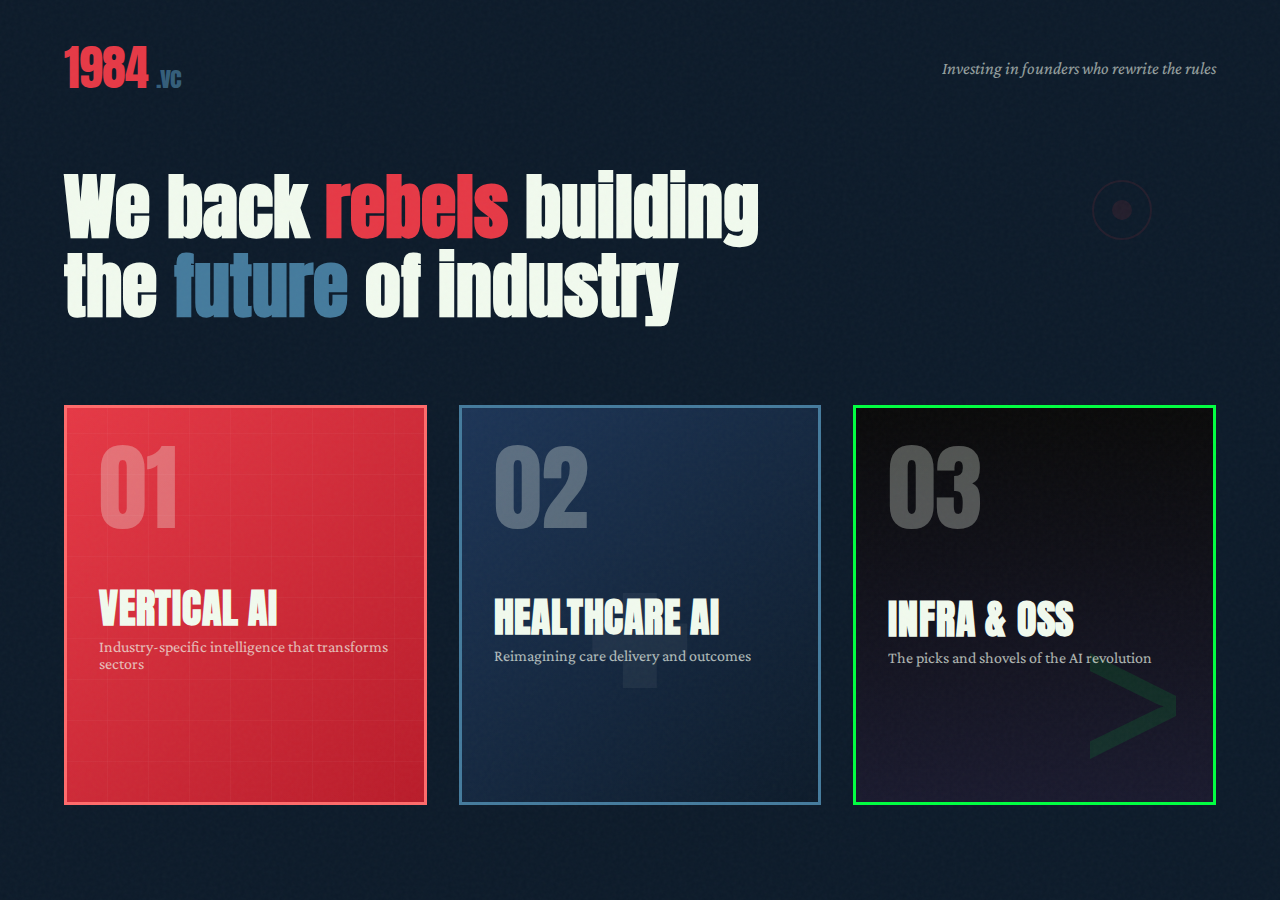
<file: 1984vc-redesign/index.html>
<!DOCTYPE html>
<html lang="en">
<head>
    <meta charset="UTF-8">
    <meta name="viewport" content="width=device-width, initial-scale=1.0">
    <title>1984 Ventures - The Future is Being Built</title>
    <link rel="preconnect" href="https://fonts.googleapis.com">
    <link rel="preconnect" href="https://fonts.gstatic.com" crossorigin>
    <link href="https://fonts.googleapis.com/css2?family=Anton&family=JetBrains+Mono:wght@400;700&family=Space+Mono:wght@400;700&family=Crimson+Pro:ital,wght@0,400;0,600;1,400&display=swap" rel="stylesheet">
    <style>
        :root {
            --red-primary: #E63946;
            --red-dark: #B91C2A;
            --red-light: #FF6B6B;
            --blue-primary: #1D3557;
            --blue-dark: #0D1B2A;
            --blue-light: #457B9D;
            --cream: #F1FAEE;
            --off-white: #FEFEFE;
            --terminal-green: #00FF41;
            --terminal-amber: #FFB000;
            --healthcare-teal: #2DD4BF;
            --paper-bg: #F5F5DC;
        }

        * {
            margin: 0;
            padding: 0;
            box-sizing: border-box;
        }

        html {
            scroll-behavior: smooth;
        }

        body {
            font-family: 'Space Mono', monospace;
            background: var(--blue-dark);
            color: var(--cream);
            min-height: 100vh;
            overflow-x: hidden;
        }

        /* Noise overlay */
        body::before {
            content: '';
            position: fixed;
            top: 0;
            left: 0;
            width: 100%;
            height: 100%;
            background-image: url("data:image/svg+xml,%3Csvg viewBox='0 0 256 256' xmlns='http://www.w3.org/2000/svg'%3E%3Cfilter id='noise'%3E%3CfeTurbulence type='fractalNoise' baseFrequency='0.9' numOctaves='4' stitchTiles='stitch'/%3E%3C/filter%3E%3Crect width='100%25' height='100%25' filter='url(%23noise)'/%3E%3C/svg%3E");
            opacity: 0.03;
            pointer-events: none;
            z-index: 1000;
        }

        /* ============================================
           MAIN LANDING PAGE
           ============================================ */
        .landing-page {
            min-height: 100vh;
            display: flex;
            flex-direction: column;
        }

        .header {
            padding: 2rem 4rem;
            display: flex;
            justify-content: space-between;
            align-items: center;
            position: relative;
            z-index: 10;
        }

        .logo {
            font-family: 'Anton', sans-serif;
            font-size: 3rem;
            letter-spacing: -0.02em;
            display: flex;
            align-items: baseline;
            gap: 0.5rem;
        }

        .logo-year {
            color: var(--red-primary);
        }

        .logo-vc {
            font-size: 1.5rem;
            color: var(--blue-light);
            opacity: 0.7;
        }

        .tagline {
            font-family: 'Crimson Pro', serif;
            font-style: italic;
            font-size: 1.1rem;
            color: var(--cream);
            opacity: 0.6;
        }

        .hero-section {
            flex: 1;
            display: flex;
            flex-direction: column;
            justify-content: center;
            padding: 0 4rem 4rem;
        }

        .hero-text {
            font-family: 'Anton', sans-serif;
            font-size: clamp(2rem, 6vw, 4.5rem);
            line-height: 1.1;
            margin-bottom: 3rem;
            max-width: 700px;
        }

        .hero-text .highlight-red {
            color: var(--red-primary);
        }

        .hero-text .highlight-blue {
            color: var(--blue-light);
        }

        /* The Three Tiles */
        .tiles-container {
            display: grid;
            grid-template-columns: repeat(3, 1fr);
            gap: 2rem;
            margin-top: 2rem;
        }

        .tile {
            position: relative;
            height: 400px;
            cursor: pointer;
            overflow: hidden;
            transition: transform 0.4s cubic-bezier(0.16, 1, 0.3, 1), box-shadow 0.4s ease;
            border: 3px solid transparent;
        }

        .tile::before {
            content: '';
            position: absolute;
            top: 0;
            left: 0;
            right: 0;
            bottom: 0;
            background: inherit;
            transition: transform 0.4s cubic-bezier(0.16, 1, 0.3, 1);
        }

        .tile:hover {
            transform: translateY(-10px) scale(1.02);
            box-shadow: 0 30px 60px rgba(0,0,0,0.4);
        }

        .tile:hover::before {
            transform: scale(1.1);
        }

        /* Tile 1: Vertical AI - Red dominant */
        .tile-vertical-ai {
            background: linear-gradient(135deg, var(--red-primary) 0%, var(--red-dark) 100%);
            border-color: var(--red-light);
        }

        .tile-vertical-ai::after {
            content: '';
            position: absolute;
            top: 0;
            left: 0;
            right: 0;
            bottom: 0;
            background:
                repeating-linear-gradient(
                    0deg,
                    transparent,
                    transparent 40px,
                    rgba(255,255,255,0.03) 40px,
                    rgba(255,255,255,0.03) 41px
                ),
                repeating-linear-gradient(
                    90deg,
                    transparent,
                    transparent 40px,
                    rgba(255,255,255,0.03) 40px,
                    rgba(255,255,255,0.03) 41px
                );
        }

        /* Tile 2: Healthcare - Blue with medical cross pattern */
        .tile-healthcare {
            background: linear-gradient(135deg, var(--blue-primary) 0%, var(--blue-dark) 100%);
            border-color: var(--blue-light);
        }

        .tile-healthcare::after {
            content: '+';
            position: absolute;
            font-family: 'Anton', sans-serif;
            font-size: 300px;
            color: rgba(255,255,255,0.05);
            top: 50%;
            left: 50%;
            transform: translate(-50%, -50%);
        }

        /* Tile 3: Infrastructure - Terminal aesthetic */
        .tile-infra {
            background: linear-gradient(180deg, #0a0a0a 0%, #1a1a2e 100%);
            border-color: var(--terminal-green);
            font-family: 'JetBrains Mono', monospace;
        }

        .tile-infra::after {
            content: '>';
            position: absolute;
            font-size: 200px;
            color: var(--terminal-green);
            opacity: 0.1;
            bottom: -30px;
            right: 20px;
            animation: blink 1s infinite;
        }

        @keyframes blink {
            0%, 50% { opacity: 0.1; }
            51%, 100% { opacity: 0.3; }
        }

        .tile-content {
            position: relative;
            z-index: 2;
            height: 100%;
            padding: 2rem;
            display: flex;
            flex-direction: column;
            justify-content: space-between;
        }

        .tile-number {
            font-family: 'Anton', sans-serif;
            font-size: 6rem;
            line-height: 1;
            opacity: 0.3;
        }

        .tile-title {
            font-family: 'Anton', sans-serif;
            font-size: 2.5rem;
            line-height: 1.1;
            text-transform: uppercase;
            letter-spacing: 0.02em;
        }

        .tile-subtitle {
            font-family: 'Crimson Pro', serif;
            font-size: 1rem;
            opacity: 0.7;
            margin-top: 0.5rem;
        }

        .tile-arrow {
            font-size: 2rem;
            opacity: 0;
            transform: translateX(-20px);
            transition: all 0.3s ease;
        }

        .tile:hover .tile-arrow {
            opacity: 1;
            transform: translateX(0);
        }

        /* Surveillance decorative elements */
        .surveillance-eye {
            position: fixed;
            width: 60px;
            height: 60px;
            border: 2px solid var(--red-primary);
            border-radius: 50%;
            opacity: 0.1;
            pointer-events: none;
        }

        .surveillance-eye::before {
            content: '';
            position: absolute;
            top: 50%;
            left: 50%;
            transform: translate(-50%, -50%);
            width: 20px;
            height: 20px;
            background: var(--red-primary);
            border-radius: 50%;
        }

        .eye-1 { top: 20%; right: 10%; }
        .eye-2 { bottom: 30%; left: 5%; }

        /* ============================================
           PAGE NAVIGATION
           ============================================ */
        .page {
            display: none;
            min-height: 100vh;
        }

        .page.active {
            display: block;
        }

        .back-button {
            position: fixed;
            top: 2rem;
            left: 2rem;
            z-index: 100;
            background: rgba(0,0,0,0.8);
            border: 2px solid var(--cream);
            color: var(--cream);
            padding: 0.75rem 1.5rem;
            font-family: 'Space Mono', monospace;
            font-size: 0.9rem;
            cursor: pointer;
            transition: all 0.3s ease;
        }

        .back-button:hover {
            background: var(--cream);
            color: var(--blue-dark);
        }

        /* ============================================
           VERTICAL AI - CROSSWORD PAGE
           ============================================ */
        .crossword-page {
            background: var(--paper-bg);
            color: var(--blue-dark);
            padding: 4rem;
        }

        .crossword-header {
            text-align: center;
            margin-bottom: 3rem;
        }

        .crossword-header h1 {
            font-family: 'Anton', sans-serif;
            font-size: 4rem;
            color: var(--red-primary);
            text-transform: uppercase;
            letter-spacing: 0.1em;
        }

        .crossword-header p {
            font-family: 'Crimson Pro', serif;
            font-size: 1.3rem;
            color: var(--blue-primary);
            margin-top: 1rem;
        }

        .crossword-container {
            display: flex;
            justify-content: center;
            align-items: flex-start;
            gap: 4rem;
            flex-wrap: wrap;
        }

        .crossword-grid {
            display: grid;
            gap: 2px;
            background: var(--blue-dark);
            padding: 2px;
            box-shadow: 8px 8px 0 var(--red-primary);
        }

        .crossword-cell {
            width: 45px;
            height: 45px;
            display: flex;
            align-items: center;
            justify-content: center;
            font-family: 'Anton', sans-serif;
            font-size: 1.4rem;
            text-transform: uppercase;
            position: relative;
        }

        .crossword-cell.filled {
            background: var(--cream);
            color: var(--blue-dark);
        }

        .crossword-cell.empty {
            background: var(--blue-dark);
        }

        .crossword-cell.highlight-word {
            background: var(--red-primary);
            color: white;
        }

        .crossword-cell.future {
            background: var(--blue-light);
            color: white;
        }

        .crossword-cell.future::after {
            content: '?';
            font-size: 1.2rem;
            opacity: 0.5;
        }

        .cell-number {
            position: absolute;
            top: 2px;
            left: 3px;
            font-size: 0.6rem;
            font-family: 'Space Mono', monospace;
            color: var(--blue-primary);
        }

        .crossword-clues {
            max-width: 350px;
        }

        .clues-section {
            margin-bottom: 2rem;
        }

        .clues-section h3 {
            font-family: 'Anton', sans-serif;
            font-size: 1.5rem;
            color: var(--red-primary);
            margin-bottom: 1rem;
            padding-bottom: 0.5rem;
            border-bottom: 3px solid var(--red-primary);
        }

        .clue-item {
            font-family: 'Crimson Pro', serif;
            font-size: 1.1rem;
            margin-bottom: 0.75rem;
            padding-left: 1rem;
            border-left: 2px solid var(--blue-light);
            cursor: pointer;
            transition: all 0.2s ease;
        }

        .clue-item:hover {
            color: var(--red-primary);
            border-left-color: var(--red-primary);
        }

        .clue-item strong {
            color: var(--blue-primary);
        }

        .crossword-cta {
            text-align: center;
            margin-top: 3rem;
            padding: 2rem;
            background: var(--blue-dark);
            color: var(--cream);
        }

        .crossword-cta h2 {
            font-family: 'Anton', sans-serif;
            font-size: 2rem;
            margin-bottom: 1rem;
        }

        .crossword-cta a {
            display: inline-block;
            background: var(--red-primary);
            color: white;
            padding: 1rem 2rem;
            text-decoration: none;
            font-family: 'Space Mono', monospace;
            font-weight: bold;
            transition: transform 0.2s ease;
        }

        .crossword-cta a:hover {
            transform: scale(1.05);
        }

        /* ============================================
           HEALTHCARE - DIAGNOSTIC MACHINE
           ============================================ */
        .healthcare-page {
            background: #0a0f14;
            color: #00ffd0;
            min-height: 100vh;
            padding: 2rem;
            font-family: 'JetBrains Mono', monospace;
            position: relative;
            overflow: hidden;
        }

        /* Scanline effect */
        .healthcare-page::before {
            content: '';
            position: fixed;
            top: 0;
            left: 0;
            right: 0;
            bottom: 0;
            background: repeating-linear-gradient(
                0deg,
                rgba(0, 255, 208, 0.03) 0px,
                rgba(0, 255, 208, 0.03) 1px,
                transparent 1px,
                transparent 2px
            );
            pointer-events: none;
            z-index: 100;
        }

        /* Grid background */
        .healthcare-page::after {
            content: '';
            position: fixed;
            top: 0;
            left: 0;
            right: 0;
            bottom: 0;
            background:
                linear-gradient(90deg, rgba(0, 255, 208, 0.03) 1px, transparent 1px),
                linear-gradient(rgba(0, 255, 208, 0.03) 1px, transparent 1px);
            background-size: 50px 50px;
            pointer-events: none;
        }

        .diagnostic-machine {
            max-width: 1100px;
            margin: 0 auto;
            position: relative;
            z-index: 10;
        }

        /* Machine Header */
        .machine-header {
            display: flex;
            justify-content: space-between;
            align-items: center;
            padding: 1.5rem 2rem;
            background: linear-gradient(180deg, #1a2332 0%, #0d1219 100%);
            border: 2px solid #00ffd0;
            border-bottom: none;
            position: relative;
        }

        .machine-header::before {
            content: '';
            position: absolute;
            top: 0;
            left: 0;
            right: 0;
            height: 3px;
            background: linear-gradient(90deg, transparent, #00ffd0, transparent);
            animation: headerPulse 2s infinite;
        }

        @keyframes headerPulse {
            0%, 100% { opacity: 0.5; }
            50% { opacity: 1; }
        }

        .machine-logo {
            display: flex;
            align-items: center;
            gap: 1rem;
        }

        .machine-logo .cross-icon {
            width: 50px;
            height: 50px;
            position: relative;
        }

        .machine-logo .cross-icon::before,
        .machine-logo .cross-icon::after {
            content: '';
            position: absolute;
            background: var(--red-primary);
            box-shadow: 0 0 20px var(--red-primary);
        }

        .machine-logo .cross-icon::before {
            width: 100%;
            height: 14px;
            top: 50%;
            transform: translateY(-50%);
        }

        .machine-logo .cross-icon::after {
            width: 14px;
            height: 100%;
            left: 50%;
            transform: translateX(-50%);
        }

        .machine-logo h1 {
            font-family: 'Anton', sans-serif;
            font-size: 1.8rem;
            color: #00ffd0;
            text-transform: uppercase;
            letter-spacing: 0.2em;
            text-shadow: 0 0 30px rgba(0, 255, 208, 0.5);
        }

        .machine-logo span {
            font-size: 0.8rem;
            color: rgba(0, 255, 208, 0.5);
            display: block;
            letter-spacing: 0.3em;
        }

        .machine-status {
            text-align: right;
        }

        .status-indicator {
            display: flex;
            align-items: center;
            gap: 0.5rem;
            font-size: 0.8rem;
            color: #00ffd0;
        }

        .status-dot {
            width: 10px;
            height: 10px;
            background: #00ffd0;
            border-radius: 50%;
            animation: statusPulse 1s infinite;
            box-shadow: 0 0 10px #00ffd0;
        }

        @keyframes statusPulse {
            0%, 100% { opacity: 1; transform: scale(1); }
            50% { opacity: 0.5; transform: scale(0.8); }
        }

        .machine-time {
            font-size: 1.2rem;
            color: var(--red-primary);
            margin-top: 0.25rem;
        }

        /* Main Machine Body */
        .machine-body {
            display: grid;
            grid-template-columns: 280px 1fr;
            gap: 0;
            border: 2px solid #00ffd0;
            background: #0d1219;
        }

        /* Left Vitals Panel */
        .vitals-panel {
            background: linear-gradient(180deg, #0f1a24 0%, #0a1018 100%);
            border-right: 2px solid rgba(0, 255, 208, 0.3);
            padding: 1.5rem;
        }

        .vitals-header {
            font-size: 0.7rem;
            color: rgba(0, 255, 208, 0.5);
            letter-spacing: 0.2em;
            margin-bottom: 1.5rem;
            padding-bottom: 0.5rem;
            border-bottom: 1px solid rgba(0, 255, 208, 0.2);
        }

        .vital-monitor {
            margin-bottom: 1.5rem;
        }

        .vital-label {
            font-size: 0.65rem;
            color: rgba(0, 255, 208, 0.6);
            letter-spacing: 0.15em;
            margin-bottom: 0.5rem;
        }

        .vital-value {
            font-family: 'Anton', sans-serif;
            font-size: 2.5rem;
            color: #00ffd0;
            text-shadow: 0 0 20px rgba(0, 255, 208, 0.5);
            line-height: 1;
        }

        .vital-value.warning {
            color: var(--terminal-amber);
            text-shadow: 0 0 20px rgba(255, 176, 0, 0.5);
        }

        .vital-value.critical {
            color: var(--red-primary);
            text-shadow: 0 0 20px rgba(230, 57, 70, 0.5);
            animation: criticalPulse 0.5s infinite;
        }

        @keyframes criticalPulse {
            0%, 100% { opacity: 1; }
            50% { opacity: 0.6; }
        }

        .vital-unit {
            font-size: 0.8rem;
            opacity: 0.6;
        }

        /* EKG Monitor */
        .ekg-container {
            margin: 2rem 0;
            padding: 1rem 0;
            border-top: 1px solid rgba(0, 255, 208, 0.2);
            border-bottom: 1px solid rgba(0, 255, 208, 0.2);
        }

        .ekg-label {
            font-size: 0.65rem;
            color: var(--red-primary);
            letter-spacing: 0.15em;
            margin-bottom: 0.5rem;
        }

        .ekg-line {
            height: 60px;
            position: relative;
            overflow: hidden;
        }

        .ekg-line svg {
            position: absolute;
            width: 200%;
            height: 100%;
            animation: ekgScroll 2s linear infinite;
        }

        @keyframes ekgScroll {
            0% { transform: translateX(0); }
            100% { transform: translateX(-50%); }
        }

        .ekg-path {
            fill: none;
            stroke: var(--red-primary);
            stroke-width: 2;
            filter: drop-shadow(0 0 5px var(--red-primary));
        }

        /* Scan Progress */
        .scan-progress {
            margin-top: 2rem;
        }

        .scan-label {
            font-size: 0.65rem;
            color: rgba(0, 255, 208, 0.6);
            letter-spacing: 0.15em;
            margin-bottom: 0.75rem;
            display: flex;
            justify-content: space-between;
        }

        .scan-bar {
            height: 8px;
            background: rgba(0, 255, 208, 0.1);
            border: 1px solid rgba(0, 255, 208, 0.3);
            position: relative;
            overflow: hidden;
        }

        .scan-fill {
            height: 100%;
            width: 0%;
            background: linear-gradient(90deg, #00ffd0, var(--healthcare-teal));
            box-shadow: 0 0 15px #00ffd0;
            transition: width 0.3s ease;
        }

        .scan-bar::after {
            content: '';
            position: absolute;
            top: 0;
            left: 0;
            right: 0;
            bottom: 0;
            background: linear-gradient(90deg, transparent, rgba(255,255,255,0.2), transparent);
            animation: scanShine 2s infinite;
        }

        @keyframes scanShine {
            0% { transform: translateX(-100%); }
            100% { transform: translateX(100%); }
        }

        /* Right Input Panel */
        .input-panel {
            padding: 2rem;
            position: relative;
        }

        .input-panel::before {
            content: 'PATIENT DATA INPUT';
            position: absolute;
            top: 0;
            left: 0;
            right: 0;
            padding: 0.5rem 2rem;
            background: rgba(0, 255, 208, 0.1);
            font-size: 0.7rem;
            letter-spacing: 0.2em;
            color: rgba(0, 255, 208, 0.6);
            border-bottom: 1px solid rgba(0, 255, 208, 0.2);
        }

        .diagnostic-form {
            margin-top: 2rem;
        }

        .form-row {
            margin-bottom: 1.5rem;
        }

        .form-row label {
            display: block;
            font-size: 0.7rem;
            color: #00ffd0;
            letter-spacing: 0.1em;
            margin-bottom: 0.5rem;
            text-transform: uppercase;
        }

        .form-row input,
        .form-row select,
        .form-row textarea {
            width: 100%;
            padding: 1rem;
            background: rgba(0, 255, 208, 0.05);
            border: 1px solid rgba(0, 255, 208, 0.3);
            color: #00ffd0;
            font-family: 'JetBrains Mono', monospace;
            font-size: 1rem;
            transition: all 0.3s ease;
        }

        .form-row input:focus,
        .form-row select:focus,
        .form-row textarea:focus {
            outline: none;
            border-color: #00ffd0;
            background: rgba(0, 255, 208, 0.1);
            box-shadow: 0 0 20px rgba(0, 255, 208, 0.2), inset 0 0 20px rgba(0, 255, 208, 0.05);
        }

        .form-row input::placeholder,
        .form-row textarea::placeholder {
            color: rgba(0, 255, 208, 0.3);
        }

        .form-row select {
            cursor: pointer;
            appearance: none;
            background-image: url("data:image/svg+xml,%3Csvg xmlns='http://www.w3.org/2000/svg' width='12' height='12' viewBox='0 0 12 12'%3E%3Cpath fill='%2300ffd0' d='M6 8L1 3h10z'/%3E%3C/svg%3E");
            background-repeat: no-repeat;
            background-position: right 1rem center;
        }

        .form-row select option {
            background: #0d1219;
            color: #00ffd0;
        }

        .form-row textarea {
            min-height: 100px;
            resize: vertical;
        }

        /* Vertical checkboxes */
        .verticals-grid {
            display: grid;
            grid-template-columns: repeat(2, 1fr);
            gap: 0.75rem;
        }

        .vertical-option {
            display: flex;
            align-items: center;
            gap: 0.75rem;
            padding: 0.75rem;
            background: rgba(0, 255, 208, 0.03);
            border: 1px solid rgba(0, 255, 208, 0.2);
            cursor: pointer;
            transition: all 0.2s ease;
        }

        .vertical-option:hover {
            background: rgba(0, 255, 208, 0.08);
            border-color: rgba(0, 255, 208, 0.4);
        }

        .vertical-option.selected {
            background: rgba(0, 255, 208, 0.15);
            border-color: #00ffd0;
            box-shadow: 0 0 15px rgba(0, 255, 208, 0.2);
        }

        .vertical-option input {
            display: none;
        }

        .vertical-checkbox {
            width: 18px;
            height: 18px;
            border: 2px solid rgba(0, 255, 208, 0.5);
            display: flex;
            align-items: center;
            justify-content: center;
            transition: all 0.2s ease;
        }

        .vertical-option.selected .vertical-checkbox {
            background: #00ffd0;
            border-color: #00ffd0;
        }

        .vertical-option.selected .vertical-checkbox::after {
            content: '✓';
            color: #0a0f14;
            font-size: 0.8rem;
            font-weight: bold;
        }

        .vertical-text {
            font-size: 0.85rem;
            color: rgba(0, 255, 208, 0.8);
        }

        /* Submit Button */
        .initiate-scan {
            width: 100%;
            padding: 1.25rem 2rem;
            margin-top: 2rem;
            background: transparent;
            border: 2px solid var(--red-primary);
            color: var(--red-primary);
            font-family: 'Anton', sans-serif;
            font-size: 1.3rem;
            text-transform: uppercase;
            letter-spacing: 0.2em;
            cursor: pointer;
            position: relative;
            overflow: hidden;
            transition: all 0.3s ease;
        }

        .initiate-scan::before {
            content: '';
            position: absolute;
            top: 0;
            left: -100%;
            width: 100%;
            height: 100%;
            background: linear-gradient(90deg, transparent, rgba(230, 57, 70, 0.3), transparent);
            transition: left 0.5s ease;
        }

        .initiate-scan:hover {
            background: var(--red-primary);
            color: white;
            box-shadow: 0 0 30px rgba(230, 57, 70, 0.5);
        }

        .initiate-scan:hover::before {
            left: 100%;
        }

        /* Scanning State */
        .scanning-overlay {
            display: none;
            position: fixed;
            top: 0;
            left: 0;
            right: 0;
            bottom: 0;
            background: rgba(10, 15, 20, 0.95);
            z-index: 200;
            justify-content: center;
            align-items: center;
            flex-direction: column;
        }

        .scanning-overlay.active {
            display: flex;
        }

        .scanning-animation {
            width: 200px;
            height: 200px;
            position: relative;
        }

        .scan-ring {
            position: absolute;
            border: 3px solid #00ffd0;
            border-radius: 50%;
            opacity: 0;
        }

        .scan-ring:nth-child(1) {
            width: 100%;
            height: 100%;
            top: 0;
            left: 0;
            animation: scanRing 2s infinite 0s;
        }

        .scan-ring:nth-child(2) {
            width: 75%;
            height: 75%;
            top: 12.5%;
            left: 12.5%;
            animation: scanRing 2s infinite 0.3s;
        }

        .scan-ring:nth-child(3) {
            width: 50%;
            height: 50%;
            top: 25%;
            left: 25%;
            animation: scanRing 2s infinite 0.6s;
        }

        @keyframes scanRing {
            0% { opacity: 0; transform: scale(0.5); }
            50% { opacity: 1; }
            100% { opacity: 0; transform: scale(1.2); }
        }

        .scanning-text {
            margin-top: 2rem;
            font-family: 'JetBrains Mono', monospace;
            font-size: 1rem;
            color: #00ffd0;
            letter-spacing: 0.2em;
        }

        .scanning-text::after {
            content: '';
            animation: dots 1.5s infinite;
        }

        @keyframes dots {
            0%, 20% { content: ''; }
            40% { content: '.'; }
            60% { content: '..'; }
            80%, 100% { content: '...'; }
        }

        /* Diagnosis Result */
        .diagnosis-result {
            display: none;
            margin-top: 2rem;
            border: 2px solid #00ffd0;
            background: linear-gradient(180deg, rgba(0, 255, 208, 0.1) 0%, rgba(0, 255, 208, 0.02) 100%);
        }

        .diagnosis-result.active {
            display: block;
            animation: resultReveal 0.8s ease;
        }

        @keyframes resultReveal {
            0% { opacity: 0; transform: translateY(20px); clip-path: inset(100% 0 0 0); }
            100% { opacity: 1; transform: translateY(0); clip-path: inset(0 0 0 0); }
        }

        .result-header {
            background: linear-gradient(90deg, var(--red-primary), #ff6b6b);
            padding: 1rem 1.5rem;
            display: flex;
            align-items: center;
            gap: 1rem;
        }

        .result-header h3 {
            font-family: 'Anton', sans-serif;
            font-size: 1.3rem;
            color: white;
            text-transform: uppercase;
            letter-spacing: 0.1em;
        }

        .result-body {
            padding: 1.5rem;
        }

        .result-metrics {
            display: grid;
            grid-template-columns: repeat(3, 1fr);
            gap: 1rem;
            margin-bottom: 1.5rem;
        }

        .result-metric {
            text-align: center;
            padding: 1rem;
            background: rgba(0, 0, 0, 0.3);
            border: 1px solid rgba(0, 255, 208, 0.2);
        }

        .result-metric-value {
            font-family: 'Anton', sans-serif;
            font-size: 2.5rem;
            color: #00ffd0;
            text-shadow: 0 0 20px rgba(0, 255, 208, 0.5);
        }

        .result-metric-label {
            font-size: 0.7rem;
            color: rgba(0, 255, 208, 0.6);
            letter-spacing: 0.1em;
            margin-top: 0.5rem;
        }

        .result-analysis {
            padding: 1rem;
            background: rgba(0, 255, 208, 0.05);
            border-left: 3px solid #00ffd0;
            margin-bottom: 1.5rem;
            font-size: 0.95rem;
            line-height: 1.7;
            color: rgba(0, 255, 208, 0.9);
        }

        .result-recommendations {
            border-top: 1px solid rgba(0, 255, 208, 0.2);
            padding-top: 1.5rem;
        }

        .result-recommendations h4 {
            font-size: 0.75rem;
            color: var(--red-primary);
            letter-spacing: 0.15em;
            margin-bottom: 1rem;
        }

        .recommendation-item {
            display: flex;
            align-items: flex-start;
            gap: 0.75rem;
            padding: 0.75rem 0;
            border-bottom: 1px solid rgba(0, 255, 208, 0.1);
        }

        .recommendation-item:last-child {
            border-bottom: none;
        }

        .rec-number {
            width: 24px;
            height: 24px;
            background: rgba(0, 255, 208, 0.2);
            display: flex;
            align-items: center;
            justify-content: center;
            font-size: 0.75rem;
            color: #00ffd0;
            flex-shrink: 0;
        }

        .rec-text {
            font-size: 0.9rem;
            color: rgba(0, 255, 208, 0.8);
        }

        .apply-cta {
            display: block;
            width: 100%;
            margin-top: 1.5rem;
            padding: 1rem;
            background: linear-gradient(90deg, var(--red-primary), var(--red-dark));
            border: none;
            color: white;
            font-family: 'Anton', sans-serif;
            font-size: 1.1rem;
            text-transform: uppercase;
            letter-spacing: 0.15em;
            text-align: center;
            text-decoration: none;
            cursor: pointer;
            transition: all 0.3s ease;
        }

        .apply-cta:hover {
            transform: translateY(-2px);
            box-shadow: 0 10px 30px rgba(230, 57, 70, 0.4);
        }

        /* ============================================
           INFRASTRUCTURE - TERMINAL PAGE
           ============================================ */
        .terminal-page {
            background: #0a0a0a;
            color: var(--terminal-green);
            min-height: 100vh;
            padding: 2rem;
            font-family: 'JetBrains Mono', monospace;
        }

        .terminal-window {
            max-width: 1000px;
            margin: 0 auto;
            background: #0d0d0d;
            border: 1px solid #333;
            border-radius: 8px 8px 0 0;
            overflow: hidden;
        }

        .terminal-titlebar {
            background: linear-gradient(180deg, #3a3a3a 0%, #2a2a2a 100%);
            padding: 0.75rem 1rem;
            display: flex;
            align-items: center;
            gap: 0.5rem;
        }

        .terminal-btn {
            width: 12px;
            height: 12px;
            border-radius: 50%;
        }

        .terminal-btn.close { background: #ff5f57; }
        .terminal-btn.minimize { background: #febc2e; }
        .terminal-btn.maximize { background: #28c840; }

        .terminal-title {
            flex: 1;
            text-align: center;
            color: #888;
            font-size: 0.85rem;
        }

        .terminal-body {
            padding: 1.5rem;
            min-height: 500px;
        }

        .terminal-welcome {
            margin-bottom: 2rem;
            line-height: 1.6;
        }

        .terminal-welcome .ascii-art {
            color: var(--terminal-amber);
            font-size: 0.7rem;
            line-height: 1.2;
            margin-bottom: 1rem;
        }

        .terminal-line {
            margin-bottom: 0.5rem;
        }

        .terminal-line .prompt {
            color: var(--terminal-amber);
        }

        .terminal-line .command {
            color: var(--terminal-green);
        }

        .terminal-line .output {
            color: #888;
            padding-left: 1rem;
        }

        .terminal-line .highlight {
            color: var(--terminal-green);
            font-weight: bold;
        }

        .terminal-line .error {
            color: var(--red-primary);
        }

        .terminal-input-line {
            display: flex;
            align-items: center;
            margin-top: 1rem;
        }

        .terminal-input-line .prompt {
            color: var(--terminal-amber);
            margin-right: 0.5rem;
        }

        .terminal-input {
            flex: 1;
            background: transparent;
            border: none;
            color: var(--terminal-green);
            font-family: 'JetBrains Mono', monospace;
            font-size: 1rem;
            outline: none;
            caret-color: var(--terminal-green);
        }

        .cursor {
            display: inline-block;
            width: 10px;
            height: 18px;
            background: var(--terminal-green);
            animation: cursorBlink 1s infinite;
            vertical-align: middle;
            margin-left: 2px;
        }

        @keyframes cursorBlink {
            0%, 50% { opacity: 1; }
            51%, 100% { opacity: 0; }
        }

        .terminal-output {
            margin-top: 1rem;
        }

        .company-card {
            background: rgba(0, 255, 65, 0.05);
            border: 1px solid rgba(0, 255, 65, 0.2);
            padding: 1rem;
            margin: 1rem 0;
        }

        .company-card h4 {
            color: var(--terminal-amber);
            margin-bottom: 0.5rem;
        }

        .company-card p {
            color: #888;
            font-size: 0.9rem;
        }

        .company-card .stats {
            display: flex;
            gap: 2rem;
            margin-top: 0.75rem;
            font-size: 0.85rem;
        }

        .company-card .stat-item {
            color: var(--terminal-green);
        }

        .help-commands {
            display: grid;
            grid-template-columns: repeat(2, 1fr);
            gap: 0.5rem;
            margin-top: 1rem;
        }

        .help-cmd {
            color: var(--terminal-amber);
        }

        .help-desc {
            color: #666;
        }

        /* ============================================
           RESPONSIVE
           ============================================ */
        @media (max-width: 1024px) {
            .tiles-container {
                grid-template-columns: 1fr;
            }

            .tile {
                height: 300px;
            }

            .header {
                padding: 1.5rem 2rem;
            }

            .hero-section {
                padding: 0 2rem 2rem;
            }
        }

        @media (max-width: 768px) {
            .crossword-container {
                flex-direction: column;
                align-items: center;
            }

            .crossword-cell {
                width: 35px;
                height: 35px;
                font-size: 1rem;
            }

            .checkbox-group {
                grid-template-columns: 1fr;
            }

            .diagnosis-metrics {
                grid-template-columns: 1fr;
            }
        }
    </style>
</head>
<body>
    <!-- LANDING PAGE -->
    <div id="landing" class="page active">
        <div class="landing-page">
            <!-- Surveillance decorative elements -->
            <div class="surveillance-eye eye-1"></div>
            <div class="surveillance-eye eye-2"></div>

            <header class="header">
                <div class="logo">
                    <span class="logo-year">1984</span>
                    <span class="logo-vc">.vc</span>
                </div>
                <div class="tagline">Investing in founders who rewrite the rules</div>
            </header>

            <section class="hero-section">
                <h1 class="hero-text">
                    We back <span class="highlight-red">rebels</span> building the
                    <span class="highlight-blue">future</span> of industry
                </h1>

                <div class="tiles-container">
                    <!-- Tile 1: Vertical AI -->
                    <div class="tile tile-vertical-ai" onclick="showPage('vertical-ai')">
                        <div class="tile-content">
                            <div class="tile-number">01</div>
                            <div>
                                <h2 class="tile-title">Vertical AI</h2>
                                <p class="tile-subtitle">Industry-specific intelligence that transforms sectors</p>
                            </div>
                            <div class="tile-arrow">→</div>
                        </div>
                    </div>

                    <!-- Tile 2: Healthcare -->
                    <div class="tile tile-healthcare" onclick="showPage('healthcare')">
                        <div class="tile-content">
                            <div class="tile-number">02</div>
                            <div>
                                <h2 class="tile-title">Healthcare AI</h2>
                                <p class="tile-subtitle">Reimagining care delivery and outcomes</p>
                            </div>
                            <div class="tile-arrow">→</div>
                        </div>
                    </div>

                    <!-- Tile 3: Infrastructure -->
                    <div class="tile tile-infra" onclick="showPage('infra')">
                        <div class="tile-content">
                            <div class="tile-number">03</div>
                            <div>
                                <h2 class="tile-title">Infra & OSS</h2>
                                <p class="tile-subtitle">The picks and shovels of the AI revolution</p>
                            </div>
                            <div class="tile-arrow">→</div>
                        </div>
                    </div>
                </div>
            </section>
        </div>
    </div>

    <!-- VERTICAL AI - CROSSWORD PAGE -->
    <div id="vertical-ai" class="page">
        <button class="back-button" onclick="showPage('landing')">← Back to Home</button>
        <div class="crossword-page">
            <div class="crossword-header">
                <h1>Vertical AI</h1>
                <p>Across industries, we're backing founders who apply AI to transform legacy sectors.<br>Solve the puzzle to see where we've invested—and spot the spaces still waiting for you.</p>
            </div>

            <div class="crossword-container">
                <div class="crossword-grid" id="crossword">
                    <!-- Grid will be generated by JavaScript -->
                </div>

                <div class="crossword-clues">
                    <div class="clues-section">
                        <h3>Across</h3>
                        <div class="clue-item"><strong>1.</strong> Managing risk, pricing policies, automating claims (9)</div>
                        <div class="clue-item"><strong>4.</strong> Recovering what's owed, intelligently (11)</div>
                        <div class="clue-item"><strong>6.</strong> Buildings, leases, and property deals (12)</div>
                        <div class="clue-item"><strong>8.</strong> Contracts, compliance, case research (5)</div>
                    </div>
                    <div class="clues-section">
                        <h3>Down</h3>
                        <div class="clue-item"><strong>2.</strong> Moving goods from A to B (9)</div>
                        <div class="clue-item"><strong>3.</strong> Building and managing structures (12)</div>
                        <div class="clue-item"><strong>5.</strong> Hiring, managing, paying people (2)</div>
                        <div class="clue-item"><strong>7.</strong> Your sector here (?) — <em>Apply now</em></div>
                    </div>
                </div>
            </div>

            <div class="crossword-cta">
                <h2>Think your industry belongs on this puzzle?</h2>
                <a href="https://apply.1984.vc" target="_blank">Submit Your Pitch →</a>
            </div>
        </div>
    </div>

    <!-- HEALTHCARE - DIAGNOSTIC MACHINE -->
    <div id="healthcare" class="page">
        <button class="back-button" onclick="showPage('landing')" style="border-color: #00ffd0; color: #00ffd0;">← Back to Home</button>

        <!-- Scanning Overlay -->
        <div class="scanning-overlay" id="scanningOverlay">
            <div class="scanning-animation">
                <div class="scan-ring"></div>
                <div class="scan-ring"></div>
                <div class="scan-ring"></div>
            </div>
            <div class="scanning-text">ANALYZING FOUNDER DNA</div>
        </div>

        <div class="healthcare-page">
            <div class="diagnostic-machine">
                <!-- Machine Header -->
                <div class="machine-header">
                    <div class="machine-logo">
                        <div class="cross-icon"></div>
                        <div>
                            <h1>1984 Diagnostic</h1>
                            <span>Founder Health Assessment System</span>
                        </div>
                    </div>
                    <div class="machine-status">
                        <div class="status-indicator">
                            <div class="status-dot"></div>
                            <span>SYSTEM ONLINE</span>
                        </div>
                        <div class="machine-time" id="machineTime">--:--:--</div>
                    </div>
                </div>

                <!-- Machine Body -->
                <div class="machine-body">
                    <!-- Left Vitals Panel -->
                    <div class="vitals-panel">
                        <div class="vitals-header">REAL-TIME VITALS</div>

                        <div class="vital-monitor">
                            <div class="vital-label">MARKET FIT INDEX</div>
                            <div class="vital-value" id="vitalMFI">--<span class="vital-unit">%</span></div>
                        </div>

                        <div class="vital-monitor">
                            <div class="vital-label">FOUNDER SIGNAL</div>
                            <div class="vital-value" id="vitalFS">--<span class="vital-unit">dB</span></div>
                        </div>

                        <div class="vital-monitor">
                            <div class="vital-label">TRACTION VELOCITY</div>
                            <div class="vital-value" id="vitalTV">--<span class="vital-unit">x</span></div>
                        </div>

                        <!-- EKG Monitor -->
                        <div class="ekg-container">
                            <div class="ekg-label">STARTUP HEARTBEAT</div>
                            <div class="ekg-line">
                                <svg viewBox="0 0 600 60" preserveAspectRatio="none">
                                    <path class="ekg-path" d="M0,30 L50,30 L60,30 L70,10 L80,50 L90,20 L100,40 L110,30 L150,30 L160,30 L170,10 L180,50 L190,20 L200,40 L210,30 L250,30 L260,30 L270,10 L280,50 L290,20 L300,40 L310,30 L350,30 L360,30 L370,10 L380,50 L390,20 L400,40 L410,30 L450,30 L460,30 L470,10 L480,50 L490,20 L500,40 L510,30 L550,30 L560,30 L570,10 L580,50 L590,20 L600,40"></path>
                                </svg>
                            </div>
                        </div>

                        <!-- Scan Progress -->
                        <div class="scan-progress">
                            <div class="scan-label">
                                <span>SCAN PROGRESS</span>
                                <span id="scanPercent">0%</span>
                            </div>
                            <div class="scan-bar">
                                <div class="scan-fill" id="scanFill"></div>
                            </div>
                        </div>
                    </div>

                    <!-- Right Input Panel -->
                    <div class="input-panel">
                        <form class="diagnostic-form" id="diagnosticForm">
                            <div class="form-row">
                                <label>Company Identifier</label>
                                <input type="text" id="companyName" placeholder="Enter company name..." required>
                            </div>

                            <div class="form-row">
                                <label>Chief Complaint (Primary Problem)</label>
                                <textarea id="problem" placeholder="Describe the critical pain point you're solving in healthcare..." required></textarea>
                            </div>

                            <div class="form-row">
                                <label>Development Stage</label>
                                <select id="stage" required>
                                    <option value="">Select stage...</option>
                                    <option value="idea">Pre-Seed (Idea Stage)</option>
                                    <option value="mvp">Seed (MVP/Early Users)</option>
                                    <option value="growth">Series A (Growth Mode)</option>
                                    <option value="scale">Series B+ (Scaling)</option>
                                </select>
                            </div>

                            <div class="form-row">
                                <label>Healthcare Vertical</label>
                                <div class="verticals-grid" id="verticalsGrid">
                                    <label class="vertical-option" data-value="clinical">
                                        <input type="checkbox" name="vertical" value="clinical">
                                        <span class="vertical-checkbox"></span>
                                        <span class="vertical-text">Clinical Workflow</span>
                                    </label>
                                    <label class="vertical-option" data-value="diagnostics">
                                        <input type="checkbox" name="vertical" value="diagnostics">
                                        <span class="vertical-checkbox"></span>
                                        <span class="vertical-text">Diagnostics & Imaging</span>
                                    </label>
                                    <label class="vertical-option" data-value="pharma">
                                        <input type="checkbox" name="vertical" value="pharma">
                                        <span class="vertical-checkbox"></span>
                                        <span class="vertical-text">Pharma & Drug Discovery</span>
                                    </label>
                                    <label class="vertical-option" data-value="payer">
                                        <input type="checkbox" name="vertical" value="payer">
                                        <span class="vertical-checkbox"></span>
                                        <span class="vertical-text">Payer & Insurance</span>
                                    </label>
                                    <label class="vertical-option" data-value="consumer">
                                        <input type="checkbox" name="vertical" value="consumer">
                                        <span class="vertical-checkbox"></span>
                                        <span class="vertical-text">Consumer Health</span>
                                    </label>
                                    <label class="vertical-option" data-value="infrastructure">
                                        <input type="checkbox" name="vertical" value="infrastructure">
                                        <span class="vertical-checkbox"></span>
                                        <span class="vertical-text">Health Data Infra</span>
                                    </label>
                                </div>
                            </div>

                            <div class="form-row" style="display: grid; grid-template-columns: 1fr 1fr; gap: 1rem;">
                                <div>
                                    <label>MRR</label>
                                    <input type="text" id="mrr" placeholder="$0 - $XXX,XXX">
                                </div>
                                <div>
                                    <label>Team Size</label>
                                    <input type="number" id="teamSize" placeholder="# of people">
                                </div>
                            </div>

                            <button type="submit" class="initiate-scan">▶ Initiate Diagnostic Scan</button>
                        </form>

                        <!-- Diagnosis Result -->
                        <div class="diagnosis-result" id="diagnosisResult">
                            <div class="result-header">
                                <h3>⚡ Diagnostic Complete: <span id="resultCompany"></span></h3>
                            </div>
                            <div class="result-body">
                                <div class="result-metrics">
                                    <div class="result-metric">
                                        <div class="result-metric-value" id="metricFit">--</div>
                                        <div class="result-metric-label">1984 Fit Score</div>
                                    </div>
                                    <div class="result-metric">
                                        <div class="result-metric-value" id="metricMarket">--</div>
                                        <div class="result-metric-label">Market Potential</div>
                                    </div>
                                    <div class="result-metric">
                                        <div class="result-metric-value" id="metricReady">--</div>
                                        <div class="result-metric-label">Investment Ready</div>
                                    </div>
                                </div>

                                <div class="result-analysis" id="resultAnalysis">
                                    Analysis loading...
                                </div>

                                <div class="result-recommendations">
                                    <h4>▸ RECOMMENDED PROTOCOL</h4>
                                    <div id="recommendationsList"></div>
                                </div>

                                <a href="https://apply.1984.vc" target="_blank" class="apply-cta">
                                    → Proceed to Full Application
                                </a>
                            </div>
                        </div>
                    </div>
                </div>
            </div>
        </div>
    </div>

    <!-- INFRASTRUCTURE - TERMINAL PAGE -->
    <div id="infra" class="page">
        <button class="back-button" onclick="showPage('landing')" style="border-color: var(--terminal-green); color: var(--terminal-green);">← Back to Home</button>
        <div class="terminal-page">
            <div class="terminal-window">
                <div class="terminal-titlebar">
                    <div class="terminal-btn close"></div>
                    <div class="terminal-btn minimize"></div>
                    <div class="terminal-btn maximize"></div>
                    <div class="terminal-title">1984@infrastructure ~ % portfolio</div>
                </div>
                <div class="terminal-body">
                    <div class="terminal-welcome">
                        <pre class="ascii-art">
  __   ___   ___  _  _     _____  _____
 /_ | / _ \ / _ \| || |   |  __ \/ ____|
  | || (_) | (_) | || |_  | |  | | (___
  | | > _ < > _ <|__   _| | |  | |\___ \
  | || (_) | (_) |  | | _ | |__| |____) |
  |_| \___/ \___/   |_|(_)|_____/|_____/

  INFRASTRUCTURE & OPEN SOURCE PORTFOLIO
                        </pre>
                        <div class="terminal-line">
                            <span class="output">Welcome to 1984.vc Infrastructure Terminal v2.0.24</span>
                        </div>
                        <div class="terminal-line">
                            <span class="output">We back the builders of developer infrastructure and open-source foundations.</span>
                        </div>
                        <div class="terminal-line">
                            <span class="output">Type <span class="highlight">help</span> to see available commands.</span>
                        </div>
                    </div>

                    <div id="terminalOutput" class="terminal-output"></div>

                    <div class="terminal-input-line">
                        <span class="prompt">1984@infra:~$</span>
                        <input type="text" class="terminal-input" id="terminalInput" placeholder="Type a command..." autofocus>
                        <span class="cursor"></span>
                    </div>
                </div>
            </div>
        </div>
    </div>

    <script>
        // Page Navigation
        function showPage(pageId) {
            document.querySelectorAll('.page').forEach(page => page.classList.remove('active'));
            document.getElementById(pageId).classList.add('active');

            if (pageId === 'infra') {
                document.getElementById('terminalInput').focus();
            }
        }

        // ============================================
        // CROSSWORD PUZZLE LOGIC
        // ============================================
        const crosswordData = {
            grid: [
                ['I','N','S','U','R','A','N','C','E','_','_','_','_'],
                ['_','_','_','_','_','_','_','O','_','_','_','_','_'],
                ['_','L','_','_','_','_','_','N','_','_','_','_','_'],
                ['D','E','B','T','C','O','L','S','T','R','U','C','T'],
                ['_','G','_','_','_','_','_','I','_','_','_','_','_'],
                ['_','A','_','_','_','H','R','O','N','_','_','_','_'],
                ['R','L','E','A','L','E','S','T','A','T','E','_','_'],
                ['_','_','_','_','_','_','_','_','_','_','_','_','_'],
                ['L','E','G','A','L','_','?','_','?','_','?','_','_'],
            ],
            highlights: {
                'INSURANCE': [[0,0], [0,1], [0,2], [0,3], [0,4], [0,5], [0,6], [0,7], [0,8]],
                'DEBTCOLLECT': [[3,0], [3,1], [3,2], [3,3], [3,4], [3,5], [3,6], [3,7], [3,8], [3,9], [3,10]],
                'REALESTATE': [[6,0], [6,1], [6,2], [6,3], [6,4], [6,5], [6,6], [6,7], [6,8], [6,9], [6,10]],
                'LEGAL': [[8,0], [8,1], [8,2], [8,3], [8,4]],
                'LOGISTICS': [[0,7], [1,7], [2,7], [3,7], [4,7], [5,7], [6,7]],
                'CONSTRUCTION': [[3,7], [3,8], [3,9], [3,10], [3,11], [3,12]],
            },
            future: [[8,6], [8,8], [8,10]]
        };

        function generateCrossword() {
            const gridEl = document.getElementById('crossword');
            const grid = crosswordData.grid;
            const rows = grid.length;
            const cols = grid[0].length;

            gridEl.style.gridTemplateColumns = `repeat(${cols}, 45px)`;

            let cellNumber = 1;

            for (let r = 0; r < rows; r++) {
                for (let c = 0; c < cols; c++) {
                    const cell = document.createElement('div');
                    cell.className = 'crossword-cell';

                    const char = grid[r][c];

                    if (char === '_') {
                        cell.classList.add('empty');
                    } else if (char === '?') {
                        cell.classList.add('future');
                    } else {
                        cell.classList.add('filled');
                        cell.textContent = char;

                        // Add numbers for start of words
                        const isWordStart = (c === 0 || grid[r][c-1] === '_') || (r === 0 || grid[r-1][c] === '_');
                        if (isWordStart && char !== '_') {
                            const numSpan = document.createElement('span');
                            numSpan.className = 'cell-number';
                            numSpan.textContent = cellNumber++;
                            cell.appendChild(numSpan);
                        }
                    }

                    gridEl.appendChild(cell);
                }
            }
        }

        // ============================================
        // HEALTHCARE DIAGNOSTIC MACHINE LOGIC
        // ============================================

        // Update machine time
        function updateMachineTime() {
            const now = new Date();
            const timeStr = now.toLocaleTimeString('en-US', { hour12: false });
            const timeEl = document.getElementById('machineTime');
            if (timeEl) timeEl.textContent = timeStr;
        }
        setInterval(updateMachineTime, 1000);
        updateMachineTime();

        // Animate vitals on page load
        function animateVitals() {
            const mfi = document.getElementById('vitalMFI');
            const fs = document.getElementById('vitalFS');
            const tv = document.getElementById('vitalTV');

            if (mfi && fs && tv) {
                setInterval(() => {
                    mfi.innerHTML = (75 + Math.floor(Math.random() * 15)) + '<span class="vital-unit">%</span>';
                    fs.innerHTML = (42 + Math.floor(Math.random() * 8)) + '<span class="vital-unit">dB</span>';
                    tv.innerHTML = (1.2 + Math.random() * 0.8).toFixed(1) + '<span class="vital-unit">x</span>';
                }, 2000);
            }
        }

        // Handle vertical option selection
        document.querySelectorAll('.vertical-option').forEach(option => {
            option.addEventListener('click', function() {
                this.classList.toggle('selected');
                const checkbox = this.querySelector('input[type="checkbox"]');
                checkbox.checked = !checkbox.checked;
            });
        });

        // Diagnostic form submission
        document.getElementById('diagnosticForm').addEventListener('submit', function(e) {
            e.preventDefault();

            const companyName = document.getElementById('companyName').value;
            const stage = document.getElementById('stage').value;
            const verticals = Array.from(document.querySelectorAll('.vertical-option.selected')).map(el => el.dataset.value);

            // Show scanning overlay
            const overlay = document.getElementById('scanningOverlay');
            overlay.classList.add('active');

            // Animate scan progress
            let progress = 0;
            const scanFill = document.getElementById('scanFill');
            const scanPercent = document.getElementById('scanPercent');

            const scanInterval = setInterval(() => {
                progress += Math.random() * 15;
                if (progress > 100) progress = 100;
                scanFill.style.width = progress + '%';
                scanPercent.textContent = Math.floor(progress) + '%';

                if (progress >= 100) {
                    clearInterval(scanInterval);

                    // Hide overlay after brief delay
                    setTimeout(() => {
                        overlay.classList.remove('active');
                        showDiagnosisResult(companyName, stage, verticals);
                    }, 500);
                }
            }, 150);
        });

        function showDiagnosisResult(companyName, stage, verticals) {
            // Generate scores
            const fitScore = Math.floor(Math.random() * 20) + 78; // 78-97
            const marketScores = ['A+', 'A', 'A-', 'B+'];
            const readyScores = ['HIGH', 'STRONG', 'READY'];

            document.getElementById('resultCompany').textContent = companyName;
            document.getElementById('metricFit').textContent = fitScore + '%';
            document.getElementById('metricMarket').textContent = marketScores[Math.floor(Math.random() * marketScores.length)];
            document.getElementById('metricReady').textContent = readyScores[Math.floor(Math.random() * readyScores.length)];

            const verticalNames = {
                clinical: 'clinical workflow optimization',
                diagnostics: 'AI-powered diagnostics',
                pharma: 'pharmaceutical innovation',
                payer: 'payer technology',
                consumer: 'consumer health',
                infrastructure: 'health data infrastructure'
            };

            const selectedVerticalText = verticals.map(v => verticalNames[v]).join(' and ') || 'healthcare technology';

            document.getElementById('resultAnalysis').textContent =
                `ANALYSIS: ${companyName.toUpperCase()} demonstrates strong founder-market fit indicators in ${selectedVerticalText}. ` +
                `Pattern recognition suggests alignment with our thesis of backing founders who understand regulatory complexity while delivering 10x improvements. ` +
                `Recommend proceeding to full diagnostic protocol.`;

            const recommendations = [
                'Schedule 30-minute diagnostic call with Healthcare GP',
                'Upload pitch deck for deep pattern analysis',
                'Cross-reference with relevant portfolio founders',
                'Prepare clinical validation documentation',
                'Complete regulatory pathway assessment'
            ];

            const recList = document.getElementById('recommendationsList');
            recList.innerHTML = '';
            recommendations.forEach((rec, i) => {
                const item = document.createElement('div');
                item.className = 'recommendation-item';
                item.innerHTML = `<span class="rec-number">${String(i + 1).padStart(2, '0')}</span><span class="rec-text">${rec}</span>`;
                recList.appendChild(item);
            });

            document.getElementById('diagnosisResult').classList.add('active');
            document.getElementById('diagnosisResult').scrollIntoView({ behavior: 'smooth' });
        }

        // Initialize vitals animation when healthcare page is shown
        const healthcareObserver = new MutationObserver((mutations) => {
            mutations.forEach((mutation) => {
                if (mutation.target.classList.contains('active') && mutation.target.id === 'healthcare') {
                    animateVitals();
                }
            });
        });

        const healthcarePage = document.getElementById('healthcare');
        if (healthcarePage) {
            healthcareObserver.observe(healthcarePage, { attributes: true, attributeFilter: ['class'] });
        }

        // ============================================
        // TERMINAL LOGIC
        // ============================================
        const portfolioCompanies = {
            'materialize': {
                name: 'Materialize',
                description: 'Streaming SQL database for real-time analytics',
                stars: '5.2k',
                category: 'Databases',
                status: 'Active'
            },
            'pulumi': {
                name: 'Pulumi',
                description: 'Infrastructure as code in any programming language',
                stars: '19k',
                category: 'Infrastructure',
                status: 'Active'
            },
            'temporal': {
                name: 'Temporal',
                description: 'Durable execution platform for mission-critical code',
                stars: '9.5k',
                category: 'Workflow',
                status: 'Active'
            },
            'prefect': {
                name: 'Prefect',
                description: 'Modern data workflow orchestration',
                stars: '14k',
                category: 'Data Engineering',
                status: 'Active'
            },
            'dagster': {
                name: 'Dagster',
                description: 'Data orchestration platform for ML, analytics, and ETL',
                stars: '10k',
                category: 'Data Engineering',
                status: 'Active'
            }
        };

        const terminalCommands = {
            help: () => {
                return `
<div class="help-commands">
    <span class="help-cmd">list</span><span class="help-desc">List all portfolio companies</span>
    <span class="help-cmd">show [company]</span><span class="help-desc">Show details for a company</span>
    <span class="help-cmd">search [keyword]</span><span class="help-desc">Search portfolio</span>
    <span class="help-cmd">thesis</span><span class="help-desc">Our infrastructure investment thesis</span>
    <span class="help-cmd">apply</span><span class="help-desc">How to pitch us</span>
    <span class="help-cmd">clear</span><span class="help-desc">Clear terminal</span>
</div>`;
            },
            list: () => {
                let output = '<div style="margin: 1rem 0;">';
                output += '<div style="color: var(--terminal-amber); margin-bottom: 0.5rem;">PORTFOLIO COMPANIES:</div>';
                Object.entries(portfolioCompanies).forEach(([key, company]) => {
                    output += `<div class="terminal-line"><span class="highlight">${company.name}</span> - ${company.description}</div>`;
                });
                output += '</div>';
                return output;
            },
            show: (args) => {
                const companyKey = args.toLowerCase();
                const company = portfolioCompanies[companyKey];
                if (company) {
                    return `
<div class="company-card">
    <h4>${company.name}</h4>
    <p>${company.description}</p>
    <div class="stats">
        <span class="stat-item">★ ${company.stars} GitHub Stars</span>
        <span class="stat-item">📁 ${company.category}</span>
        <span class="stat-item">● ${company.status}</span>
    </div>
</div>`;
                }
                return `<span class="error">Company not found. Try 'list' to see all companies.</span>`;
            },
            search: (args) => {
                const results = Object.values(portfolioCompanies).filter(c =>
                    c.description.toLowerCase().includes(args.toLowerCase()) ||
                    c.category.toLowerCase().includes(args.toLowerCase())
                );
                if (results.length > 0) {
                    let output = `<div style="color: var(--terminal-amber);">Found ${results.length} result(s):</div>`;
                    results.forEach(c => {
                        output += `<div class="terminal-line"><span class="highlight">${c.name}</span> - ${c.description}</div>`;
                    });
                    return output;
                }
                return `<span class="error">No results found for "${args}"</span>`;
            },
            thesis: () => {
                return `
<div style="margin: 1rem 0; line-height: 1.8;">
    <div style="color: var(--terminal-amber); margin-bottom: 1rem;">INFRASTRUCTURE INVESTMENT THESIS:</div>
    <div class="terminal-line">→ We back <span class="highlight">developer-first</span> infrastructure companies</div>
    <div class="terminal-line">→ Open source with strong <span class="highlight">community adoption</span></div>
    <div class="terminal-line">→ Solving <span class="highlight">10x problems</span> for engineering teams</div>
    <div class="terminal-line">→ Building the <span class="highlight">primitives</span> of modern software</div>
    <div class="terminal-line">→ Focus on <span class="highlight">databases, orchestration, observability, and dev tools</span></div>
</div>`;
            },
            apply: () => {
                return `
<div style="margin: 1rem 0;">
    <div style="color: var(--terminal-amber);">READY TO PITCH?</div>
    <div class="terminal-line" style="margin-top: 0.5rem;">
        Visit <span class="highlight">apply.1984.vc</span> or email <span class="highlight">founders@1984.vc</span>
    </div>
    <div class="terminal-line">We respond to every founder within 48 hours.</div>
</div>`;
            },
            clear: () => {
                document.getElementById('terminalOutput').innerHTML = '';
                return '';
            }
        };

        const terminalInput = document.getElementById('terminalInput');
        const terminalOutput = document.getElementById('terminalOutput');

        terminalInput.addEventListener('keydown', function(e) {
            if (e.key === 'Enter') {
                const input = this.value.trim();
                if (!input) return;

                // Add command to output
                terminalOutput.innerHTML += `<div class="terminal-line"><span class="prompt">1984@infra:~$</span> <span class="command">${input}</span></div>`;

                // Parse command
                const [cmd, ...args] = input.split(' ');
                const argString = args.join(' ');

                let output;
                if (terminalCommands[cmd]) {
                    output = terminalCommands[cmd](argString);
                } else {
                    output = `<span class="error">Command not found: ${cmd}. Type 'help' for available commands.</span>`;
                }

                if (output) {
                    terminalOutput.innerHTML += `<div class="terminal-line">${output}</div>`;
                }

                this.value = '';
                terminalOutput.scrollTop = terminalOutput.scrollHeight;
            }
        });

        // Initialize crossword on load
        document.addEventListener('DOMContentLoaded', generateCrossword);
    </script>
</body>
</html>
</file>
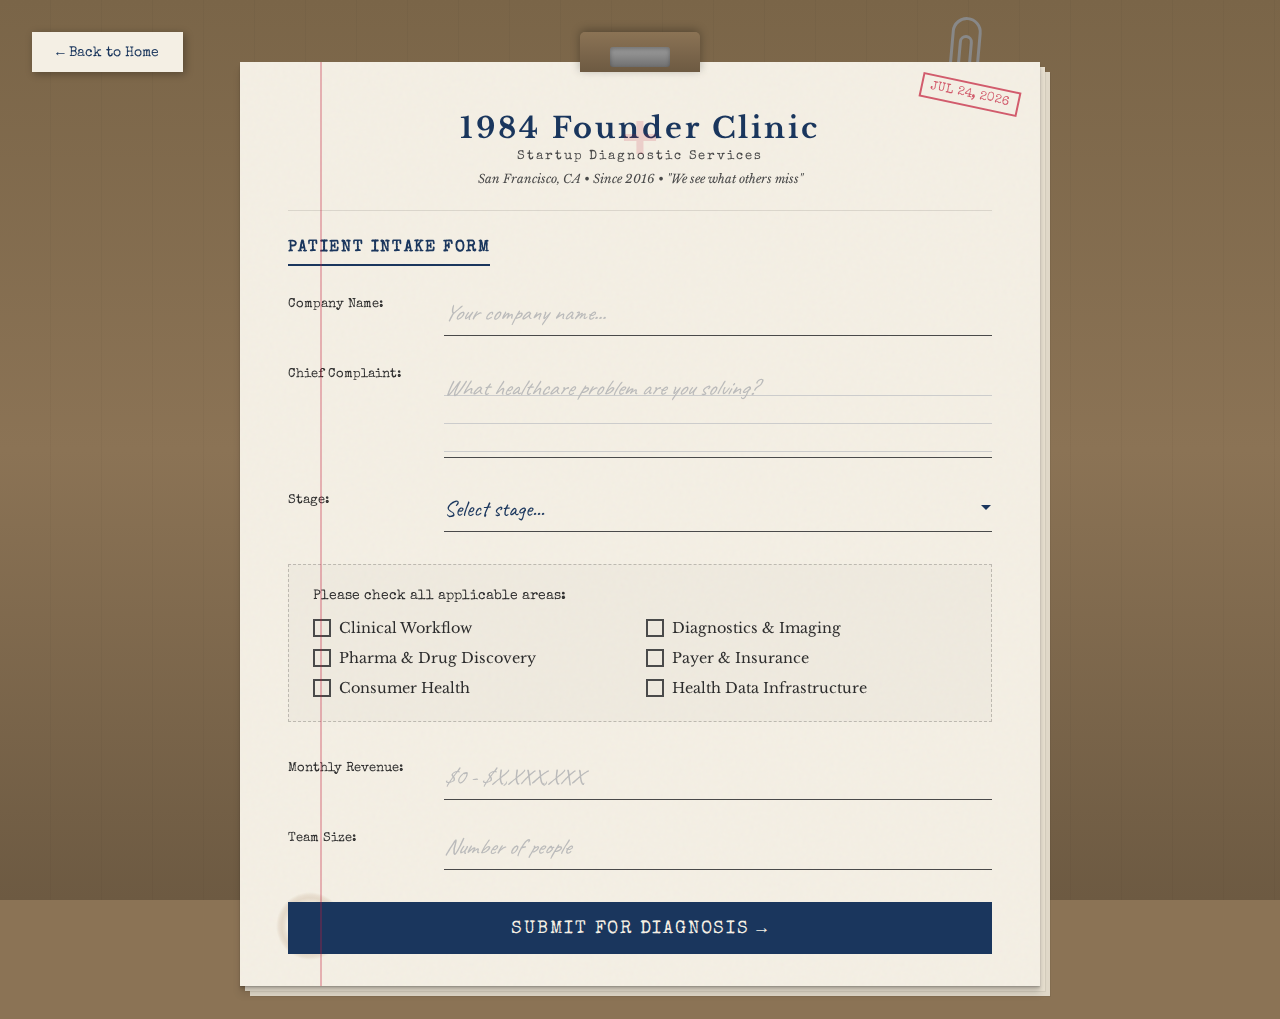
<file: 1984vc-redesign/healthcare-v2.html>
<!DOCTYPE html>
<html lang="en">
<head>
    <meta charset="UTF-8">
    <meta name="viewport" content="width=device-width, initial-scale=1.0">
    <title>1984 Founder Clinic - Healthcare AI</title>
    <link rel="preconnect" href="https://fonts.googleapis.com">
    <link rel="preconnect" href="https://fonts.gstatic.com" crossorigin>
    <link href="https://fonts.googleapis.com/css2?family=Caveat:wght@400;600;700&family=Special+Elite&family=Libre+Baskerville:ital,wght@0,400;0,700;1,400&family=Space+Mono&display=swap" rel="stylesheet">
    <style>
        :root {
            --paper-cream: #f4efe4;
            --paper-aged: #e8e0d0;
            --ink-blue: #1a365d;
            --ink-black: #2d2d2d;
            --stamp-red: #c41e3a;
            --pencil-gray: #4a4a4a;
            --highlight-yellow: #fff3a3;
            --medical-teal: #2a6b6b;
        }

        * {
            margin: 0;
            padding: 0;
            box-sizing: border-box;
        }

        body {
            font-family: 'Libre Baskerville', serif;
            background: #8b7355;
            min-height: 100vh;
            padding: 2rem;
        }

        /* Wood desk texture background */
        body::before {
            content: '';
            position: fixed;
            top: 0;
            left: 0;
            right: 0;
            bottom: 0;
            background:
                repeating-linear-gradient(
                    90deg,
                    transparent 0px,
                    transparent 50px,
                    rgba(0,0,0,0.03) 50px,
                    rgba(0,0,0,0.03) 51px
                ),
                linear-gradient(180deg, #7a6548 0%, #8b7355 50%, #6d5a42 100%);
            z-index: -1;
        }

        .back-button {
            position: fixed;
            top: 2rem;
            left: 2rem;
            z-index: 100;
            background: var(--paper-cream);
            border: none;
            color: var(--ink-blue);
            padding: 0.75rem 1.5rem;
            font-family: 'Special Elite', monospace;
            font-size: 0.9rem;
            cursor: pointer;
            box-shadow: 2px 2px 8px rgba(0,0,0,0.3);
            transition: transform 0.2s ease;
        }

        .back-button:hover {
            transform: translateY(-2px);
        }

        /* Main Clipboard */
        .clipboard {
            max-width: 800px;
            margin: 0 auto;
            position: relative;
        }

        /* Clipboard clip at top */
        .clipboard-clip {
            width: 120px;
            height: 40px;
            background: linear-gradient(180deg, #8b7355 0%, #6d5a42 100%);
            margin: 0 auto -10px;
            border-radius: 5px 5px 0 0;
            position: relative;
            z-index: 10;
            box-shadow: 0 -2px 10px rgba(0,0,0,0.3);
        }

        .clipboard-clip::before {
            content: '';
            position: absolute;
            bottom: 5px;
            left: 50%;
            transform: translateX(-50%);
            width: 60px;
            height: 20px;
            background: linear-gradient(180deg, #a0a0a0 0%, #707070 100%);
            border-radius: 3px;
            box-shadow: inset 0 2px 4px rgba(0,0,0,0.3);
        }

        /* Paper stack */
        .paper-stack {
            position: relative;
            background: var(--paper-cream);
            padding: 3rem 3rem 2rem;
            box-shadow:
                0 1px 1px rgba(0,0,0,0.1),
                0 2px 2px rgba(0,0,0,0.1),
                0 4px 4px rgba(0,0,0,0.1),
                0 8px 8px rgba(0,0,0,0.1),
                5px 5px 0 var(--paper-aged),
                6px 6px 0 rgba(0,0,0,0.05),
                10px 10px 0 #e0d8c8,
                11px 11px 0 rgba(0,0,0,0.05);
        }

        /* Paper texture */
        .paper-stack::before {
            content: '';
            position: absolute;
            top: 0;
            left: 0;
            right: 0;
            bottom: 0;
            background-image: url("data:image/svg+xml,%3Csvg viewBox='0 0 200 200' xmlns='http://www.w3.org/2000/svg'%3E%3Cfilter id='noise'%3E%3CfeTurbulence type='fractalNoise' baseFrequency='0.9' numOctaves='4' stitchTiles='stitch'/%3E%3C/filter%3E%3Crect width='100%25' height='100%25' filter='url(%23noise)'/%3E%3C/svg%3E");
            opacity: 0.03;
            pointer-events: none;
        }

        /* Red margin line */
        .paper-stack::after {
            content: '';
            position: absolute;
            top: 0;
            bottom: 0;
            left: 80px;
            width: 2px;
            background: rgba(196, 30, 58, 0.3);
        }

        /* Header with letterhead */
        .letterhead {
            text-align: center;
            padding-bottom: 1.5rem;
            margin-bottom: 1.5rem;
            border-bottom: 1px solid rgba(0,0,0,0.1);
            position: relative;
        }

        .letterhead::before {
            content: '+';
            position: absolute;
            top: -10px;
            left: 50%;
            transform: translateX(-50%);
            font-size: 4rem;
            color: var(--stamp-red);
            opacity: 0.15;
            font-family: Arial, sans-serif;
            font-weight: bold;
        }

        .clinic-title {
            font-family: 'Libre Baskerville', serif;
            font-size: 1.8rem;
            color: var(--ink-blue);
            letter-spacing: 0.1em;
            margin-bottom: 0.25rem;
        }

        .clinic-subtitle {
            font-family: 'Special Elite', monospace;
            font-size: 0.8rem;
            color: var(--pencil-gray);
            letter-spacing: 0.15em;
        }

        .clinic-address {
            font-family: 'Libre Baskerville', serif;
            font-style: italic;
            font-size: 0.75rem;
            color: var(--pencil-gray);
            margin-top: 0.5rem;
        }

        /* Form styling */
        .intake-form {
            position: relative;
        }

        .form-title {
            font-family: 'Special Elite', monospace;
            font-size: 1rem;
            color: var(--ink-blue);
            text-transform: uppercase;
            letter-spacing: 0.1em;
            margin-bottom: 1.5rem;
            padding-bottom: 0.5rem;
            border-bottom: 2px solid var(--ink-blue);
            display: inline-block;
        }

        .form-row {
            margin-bottom: 1.5rem;
            display: flex;
            align-items: flex-start;
            gap: 1rem;
        }

        .form-label {
            font-family: 'Special Elite', monospace;
            font-size: 0.8rem;
            color: var(--ink-black);
            min-width: 140px;
            padding-top: 0.5rem;
        }

        .form-input-wrapper {
            flex: 1;
            position: relative;
        }

        .form-input {
            width: 100%;
            padding: 0.5rem 0;
            font-family: 'Caveat', cursive;
            font-size: 1.4rem;
            color: var(--ink-blue);
            background: transparent;
            border: none;
            border-bottom: 1px solid var(--pencil-gray);
            transition: all 0.2s ease;
        }

        .form-input:focus {
            outline: none;
            border-bottom-color: var(--ink-blue);
            border-bottom-width: 2px;
        }

        .form-input::placeholder {
            color: #bbb;
            font-style: italic;
        }

        textarea.form-input {
            min-height: 80px;
            resize: none;
            line-height: 1.8;
            background-image: repeating-linear-gradient(
                transparent,
                transparent 27px,
                #ccc 27px,
                #ccc 28px
            );
            background-position: 0 8px;
        }

        select.form-input {
            cursor: pointer;
            appearance: none;
            background-image: url("data:image/svg+xml,%3Csvg xmlns='http://www.w3.org/2000/svg' width='12' height='12' viewBox='0 0 12 12'%3E%3Cpath fill='%231a365d' d='M6 8L1 3h10z'/%3E%3C/svg%3E");
            background-repeat: no-repeat;
            background-position: right 0 center;
        }

        /* Checkbox section */
        .checkbox-section {
            margin: 2rem 0;
            padding: 1.5rem;
            background: rgba(0,0,0,0.02);
            border: 1px dashed rgba(0,0,0,0.2);
        }

        .checkbox-title {
            font-family: 'Special Elite', monospace;
            font-size: 0.85rem;
            color: var(--ink-black);
            margin-bottom: 1rem;
        }

        .checkbox-grid {
            display: grid;
            grid-template-columns: repeat(2, 1fr);
            gap: 0.75rem;
        }

        .checkbox-item {
            display: flex;
            align-items: center;
            gap: 0.5rem;
            cursor: pointer;
            font-family: 'Libre Baskerville', serif;
            font-size: 0.9rem;
            color: var(--ink-black);
        }

        .custom-checkbox {
            width: 18px;
            height: 18px;
            border: 2px solid var(--pencil-gray);
            display: flex;
            align-items: center;
            justify-content: center;
            transition: all 0.2s ease;
        }

        .checkbox-item input {
            display: none;
        }

        .checkbox-item input:checked + .custom-checkbox {
            background: transparent;
        }

        .checkbox-item input:checked + .custom-checkbox::after {
            content: '✓';
            font-family: 'Caveat', cursive;
            font-size: 1.2rem;
            color: var(--ink-blue);
            font-weight: bold;
        }

        /* Date stamp */
        .date-stamp {
            position: absolute;
            top: 20px;
            right: 20px;
            font-family: 'Special Elite', monospace;
            font-size: 0.8rem;
            color: var(--stamp-red);
            transform: rotate(12deg);
            border: 2px solid var(--stamp-red);
            padding: 0.25rem 0.5rem;
            opacity: 0.7;
        }

        /* Submit button */
        .submit-btn {
            display: block;
            width: 100%;
            margin-top: 2rem;
            padding: 1rem;
            font-family: 'Special Elite', monospace;
            font-size: 1.1rem;
            text-transform: uppercase;
            letter-spacing: 0.1em;
            background: var(--ink-blue);
            color: var(--paper-cream);
            border: none;
            cursor: pointer;
            transition: all 0.3s ease;
            position: relative;
        }

        .submit-btn:hover {
            background: #0f2440;
            transform: translateY(-2px);
            box-shadow: 0 4px 12px rgba(0,0,0,0.2);
        }

        /* Prescription Pad Result */
        .prescription-result {
            display: none;
            margin-top: 2rem;
            position: relative;
        }

        .prescription-result.active {
            display: block;
            animation: fadeSlideIn 0.6s ease;
        }

        @keyframes fadeSlideIn {
            from { opacity: 0; transform: translateY(20px); }
            to { opacity: 1; transform: translateY(0); }
        }

        .prescription-pad {
            background: #fff;
            padding: 2rem;
            position: relative;
            box-shadow: 0 4px 20px rgba(0,0,0,0.15);
        }

        /* Prescription header */
        .rx-header {
            display: flex;
            justify-content: space-between;
            align-items: flex-start;
            margin-bottom: 1.5rem;
            padding-bottom: 1rem;
            border-bottom: 2px solid var(--medical-teal);
        }

        .rx-symbol {
            font-family: 'Libre Baskerville', serif;
            font-size: 3rem;
            color: var(--medical-teal);
            font-weight: bold;
            line-height: 1;
        }

        .rx-clinic-info {
            text-align: right;
        }

        .rx-clinic-name {
            font-family: 'Libre Baskerville', serif;
            font-weight: bold;
            color: var(--ink-blue);
        }

        .rx-clinic-details {
            font-family: 'Special Elite', monospace;
            font-size: 0.7rem;
            color: var(--pencil-gray);
            margin-top: 0.25rem;
        }

        /* Patient info */
        .rx-patient {
            margin-bottom: 1.5rem;
            font-family: 'Special Elite', monospace;
            font-size: 0.85rem;
            color: var(--pencil-gray);
        }

        .rx-patient-name {
            font-family: 'Caveat', cursive;
            font-size: 1.5rem;
            color: var(--ink-blue);
        }

        /* Prescription body */
        .rx-body {
            min-height: 200px;
            padding: 1rem;
            background: repeating-linear-gradient(
                transparent,
                transparent 27px,
                #e8e8e8 27px,
                #e8e8e8 28px
            );
        }

        .rx-diagnosis {
            font-family: 'Caveat', cursive;
            font-size: 1.3rem;
            color: var(--ink-blue);
            line-height: 1.8;
            margin-bottom: 1rem;
        }

        .rx-metrics {
            display: flex;
            gap: 2rem;
            margin: 1.5rem 0;
            padding: 1rem;
            background: var(--highlight-yellow);
        }

        .rx-metric {
            text-align: center;
        }

        .rx-metric-value {
            font-family: 'Caveat', cursive;
            font-size: 2rem;
            color: var(--stamp-red);
            font-weight: bold;
        }

        .rx-metric-label {
            font-family: 'Special Elite', monospace;
            font-size: 0.65rem;
            color: var(--pencil-gray);
            text-transform: uppercase;
        }

        .rx-instructions {
            margin-top: 1.5rem;
        }

        .rx-instructions-title {
            font-family: 'Special Elite', monospace;
            font-size: 0.8rem;
            color: var(--ink-black);
            margin-bottom: 0.5rem;
        }

        .rx-instruction-item {
            font-family: 'Caveat', cursive;
            font-size: 1.2rem;
            color: var(--ink-blue);
            padding: 0.25rem 0;
            padding-left: 1.5rem;
            position: relative;
        }

        .rx-instruction-item::before {
            content: '→';
            position: absolute;
            left: 0;
        }

        /* Signature area */
        .rx-footer {
            margin-top: 2rem;
            padding-top: 1rem;
            border-top: 1px solid #ddd;
            display: flex;
            justify-content: space-between;
            align-items: flex-end;
        }

        .rx-date {
            font-family: 'Special Elite', monospace;
            font-size: 0.8rem;
            color: var(--pencil-gray);
        }

        .rx-signature {
            text-align: center;
        }

        .rx-sig-line {
            width: 200px;
            border-bottom: 1px solid var(--ink-black);
            margin-bottom: 0.25rem;
        }

        .rx-sig-name {
            font-family: 'Caveat', cursive;
            font-size: 1.5rem;
            color: var(--ink-blue);
            position: relative;
            top: -10px;
        }

        .rx-sig-title {
            font-family: 'Special Elite', monospace;
            font-size: 0.7rem;
            color: var(--pencil-gray);
        }

        /* Stamps */
        .stamp {
            position: absolute;
            font-family: 'Special Elite', monospace;
            text-transform: uppercase;
            padding: 0.5rem 1rem;
            border: 3px solid;
            transform: rotate(-15deg);
            opacity: 0.8;
        }

        .stamp-approved {
            top: 50px;
            right: 30px;
            color: #228b22;
            border-color: #228b22;
            font-size: 1.2rem;
        }

        .stamp-priority {
            bottom: 100px;
            left: 20px;
            color: var(--stamp-red);
            border-color: var(--stamp-red);
            font-size: 0.9rem;
            transform: rotate(8deg);
        }

        /* CTA Button */
        .rx-cta {
            display: block;
            width: 100%;
            margin-top: 1.5rem;
            padding: 1rem;
            background: var(--stamp-red);
            color: white;
            font-family: 'Special Elite', monospace;
            font-size: 1rem;
            text-transform: uppercase;
            letter-spacing: 0.1em;
            text-align: center;
            text-decoration: none;
            border: none;
            cursor: pointer;
            transition: all 0.3s ease;
        }

        .rx-cta:hover {
            background: #a01830;
            transform: translateY(-2px);
            box-shadow: 0 4px 12px rgba(196, 30, 58, 0.3);
        }

        /* Coffee stain */
        .coffee-stain {
            position: absolute;
            width: 80px;
            height: 80px;
            border-radius: 50%;
            background: radial-gradient(ellipse at center,
                transparent 40%,
                rgba(139, 90, 43, 0.1) 45%,
                rgba(139, 90, 43, 0.15) 50%,
                rgba(139, 90, 43, 0.1) 55%,
                transparent 60%
            );
            bottom: 20px;
            left: 30px;
            pointer-events: none;
        }

        /* Paper clip */
        .paper-clip {
            position: absolute;
            top: -15px;
            right: 60px;
            width: 30px;
            height: 70px;
            border: 3px solid #888;
            border-radius: 15px 15px 5px 5px;
            transform: rotate(5deg);
        }

        .paper-clip::before {
            content: '';
            position: absolute;
            top: 15px;
            left: 5px;
            right: 5px;
            bottom: 10px;
            border: 3px solid #888;
            border-radius: 10px 10px 3px 3px;
        }

        @media (max-width: 768px) {
            body {
                padding: 1rem;
            }

            .paper-stack {
                padding: 2rem 1.5rem;
            }

            .paper-stack::after {
                left: 40px;
            }

            .form-row {
                flex-direction: column;
                gap: 0.5rem;
            }

            .form-label {
                min-width: auto;
            }

            .checkbox-grid {
                grid-template-columns: 1fr;
            }

            .rx-metrics {
                flex-direction: column;
                gap: 1rem;
            }
        }
    </style>
</head>
<body>
    <button class="back-button" onclick="window.location.href='index.html'">← Back to Home</button>

    <div class="clipboard">
        <div class="clipboard-clip"></div>
        <div class="paper-clip"></div>

        <div class="paper-stack">
            <div class="date-stamp" id="dateStamp"></div>
            <div class="coffee-stain"></div>

            <div class="letterhead">
                <h1 class="clinic-title">1984 Founder Clinic</h1>
                <p class="clinic-subtitle">Startup Diagnostic Services</p>
                <p class="clinic-address">San Francisco, CA • Since 2016 • "We see what others miss"</p>
            </div>

            <form class="intake-form" id="intakeForm">
                <h2 class="form-title">Patient Intake Form</h2>

                <div class="form-row">
                    <label class="form-label">Company Name:</label>
                    <div class="form-input-wrapper">
                        <input type="text" class="form-input" id="companyName" placeholder="Your company name..." required>
                    </div>
                </div>

                <div class="form-row">
                    <label class="form-label">Chief Complaint:</label>
                    <div class="form-input-wrapper">
                        <textarea class="form-input" id="problem" placeholder="What healthcare problem are you solving?" required></textarea>
                    </div>
                </div>

                <div class="form-row">
                    <label class="form-label">Stage:</label>
                    <div class="form-input-wrapper">
                        <select class="form-input" id="stage" required>
                            <option value="">Select stage...</option>
                            <option value="idea">Pre-Seed (Idea Stage)</option>
                            <option value="mvp">Seed (MVP)</option>
                            <option value="growth">Series A (Growth)</option>
                            <option value="scale">Series B+ (Scale)</option>
                        </select>
                    </div>
                </div>

                <div class="checkbox-section">
                    <p class="checkbox-title">Please check all applicable areas:</p>
                    <div class="checkbox-grid">
                        <label class="checkbox-item">
                            <input type="checkbox" name="vertical" value="clinical">
                            <span class="custom-checkbox"></span>
                            Clinical Workflow
                        </label>
                        <label class="checkbox-item">
                            <input type="checkbox" name="vertical" value="diagnostics">
                            <span class="custom-checkbox"></span>
                            Diagnostics & Imaging
                        </label>
                        <label class="checkbox-item">
                            <input type="checkbox" name="vertical" value="pharma">
                            <span class="custom-checkbox"></span>
                            Pharma & Drug Discovery
                        </label>
                        <label class="checkbox-item">
                            <input type="checkbox" name="vertical" value="payer">
                            <span class="custom-checkbox"></span>
                            Payer & Insurance
                        </label>
                        <label class="checkbox-item">
                            <input type="checkbox" name="vertical" value="consumer">
                            <span class="custom-checkbox"></span>
                            Consumer Health
                        </label>
                        <label class="checkbox-item">
                            <input type="checkbox" name="vertical" value="infrastructure">
                            <span class="custom-checkbox"></span>
                            Health Data Infrastructure
                        </label>
                    </div>
                </div>

                <div class="form-row">
                    <label class="form-label">Monthly Revenue:</label>
                    <div class="form-input-wrapper">
                        <input type="text" class="form-input" id="mrr" placeholder="$0 - $X,XXX,XXX">
                    </div>
                </div>

                <div class="form-row">
                    <label class="form-label">Team Size:</label>
                    <div class="form-input-wrapper">
                        <input type="number" class="form-input" id="teamSize" placeholder="Number of people">
                    </div>
                </div>

                <button type="submit" class="submit-btn">Submit for Diagnosis →</button>
            </form>

            <!-- Prescription Result -->
            <div class="prescription-result" id="prescriptionResult">
                <div class="prescription-pad">
                    <div class="stamp stamp-approved">Pre-Qualified</div>
                    <div class="stamp stamp-priority">Priority Review</div>

                    <div class="rx-header">
                        <div class="rx-symbol">℞</div>
                        <div class="rx-clinic-info">
                            <div class="rx-clinic-name">1984 Founder Clinic</div>
                            <div class="rx-clinic-details">Startup Diagnostic Services<br>License #VC-1984</div>
                        </div>
                    </div>

                    <div class="rx-patient">
                        PATIENT: <span class="rx-patient-name" id="rxPatient"></span>
                    </div>

                    <div class="rx-body">
                        <div class="rx-diagnosis" id="rxDiagnosis"></div>

                        <div class="rx-metrics">
                            <div class="rx-metric">
                                <div class="rx-metric-value" id="rxFit">--</div>
                                <div class="rx-metric-label">Founder-Market Fit</div>
                            </div>
                            <div class="rx-metric">
                                <div class="rx-metric-value" id="rxPotential">--</div>
                                <div class="rx-metric-label">Market Potential</div>
                            </div>
                            <div class="rx-metric">
                                <div class="rx-metric-value" id="rxReady">--</div>
                                <div class="rx-metric-label">Investment Ready</div>
                            </div>
                        </div>

                        <div class="rx-instructions">
                            <p class="rx-instructions-title">TREATMENT PROTOCOL:</p>
                            <div id="rxInstructions"></div>
                        </div>
                    </div>

                    <div class="rx-footer">
                        <div class="rx-date" id="rxDate"></div>
                        <div class="rx-signature">
                            <div class="rx-sig-line">
                                <span class="rx-sig-name">Dr. Venture Capital</span>
                            </div>
                            <div class="rx-sig-title">Partner, Healthcare Practice</div>
                        </div>
                    </div>

                    <a href="https://apply.1984.vc" target="_blank" class="rx-cta">
                        → Fill This Prescription (Apply Now)
                    </a>
                </div>
            </div>
        </div>
    </div>

    <script>
        // Set date stamp
        const today = new Date();
        document.getElementById('dateStamp').textContent = today.toLocaleDateString('en-US', {
            month: 'short',
            day: 'numeric',
            year: 'numeric'
        }).toUpperCase();

        // Form submission
        document.getElementById('intakeForm').addEventListener('submit', function(e) {
            e.preventDefault();

            const companyName = document.getElementById('companyName').value;
            const problem = document.getElementById('problem').value;
            const stage = document.getElementById('stage').value;
            const verticals = Array.from(document.querySelectorAll('input[name="vertical"]:checked')).map(el => el.value);

            // Generate scores
            const fitScore = Math.floor(Math.random() * 15) + 85;
            const potentials = ['A+', 'A', 'A-'];
            const readyLevels = ['Yes', 'Strong', 'Ready'];

            const verticalNames = {
                clinical: 'clinical workflow',
                diagnostics: 'diagnostics',
                pharma: 'pharma',
                payer: 'payer tech',
                consumer: 'consumer health',
                infrastructure: 'health data'
            };

            const selectedVerticals = verticals.map(v => verticalNames[v]).join(', ') || 'healthcare';

            // Fill prescription
            document.getElementById('rxPatient').textContent = companyName;
            document.getElementById('rxFit').textContent = fitScore + '%';
            document.getElementById('rxPotential').textContent = potentials[Math.floor(Math.random() * potentials.length)];
            document.getElementById('rxReady').textContent = readyLevels[Math.floor(Math.random() * readyLevels.length)];

            document.getElementById('rxDiagnosis').innerHTML =
                `Dx: Strong founder-market fit detected in ${selectedVerticals}.<br><br>` +
                `Assessment indicates healthy vital signs for early-stage investment consideration. ` +
                `Patient demonstrates clear understanding of market dynamics and regulatory pathways. ` +
                `Recommend proceeding with full diagnostic workup.`;

            const instructions = [
                'Schedule partner consultation (30 min)',
                'Prepare pitch deck for detailed analysis',
                'Gather clinical validation data',
                'Connect with portfolio company mentors',
                'Complete due diligence documentation'
            ];

            const instructionsEl = document.getElementById('rxInstructions');
            instructionsEl.innerHTML = '';
            instructions.forEach(instruction => {
                const item = document.createElement('div');
                item.className = 'rx-instruction-item';
                item.textContent = instruction;
                instructionsEl.appendChild(item);
            });

            document.getElementById('rxDate').textContent = 'Date: ' + today.toLocaleDateString('en-US', {
                month: 'long',
                day: 'numeric',
                year: 'numeric'
            });

            // Show result
            document.getElementById('prescriptionResult').classList.add('active');
            document.getElementById('prescriptionResult').scrollIntoView({ behavior: 'smooth' });
        });
    </script>
</body>
</html>
</file>
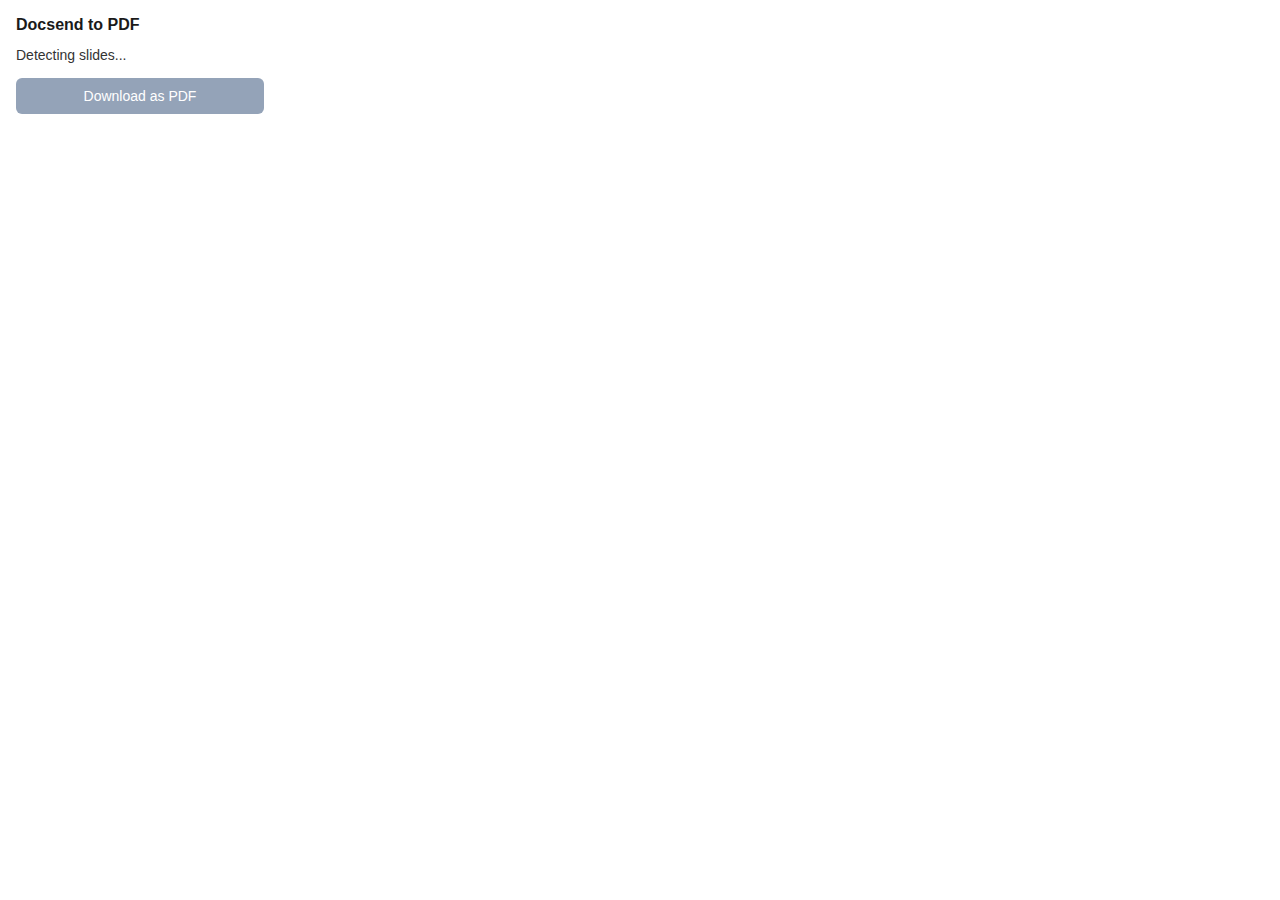
<file: docsend-pdf-extension/popup/popup.html>
<!DOCTYPE html>
<html>
<head>
  <meta charset="UTF-8">
  <link rel="stylesheet" href="popup.css">
</head>
<body>
  <div id="app">
    <!-- Ready state -->
    <div id="ready-state" class="state">
      <h2>Docsend to PDF</h2>
      <p id="slide-info">Detecting slides...</p>
      <button id="download-btn" class="primary-btn" disabled>
        Download as PDF
      </button>
    </div>

    <!-- Progress state -->
    <div id="progress-state" class="state hidden">
      <h2>Generating PDF...</h2>
      <div class="progress-bar">
        <div id="progress-fill" class="progress-fill"></div>
      </div>
      <p id="progress-text">Slide 0 of 0</p>
    </div>

    <!-- Complete state -->
    <div id="complete-state" class="state hidden">
      <h2>Download Complete</h2>
      <p>Your PDF has been downloaded.</p>
      <button id="download-again-btn" class="secondary-btn">Download Again</button>
    </div>

    <!-- Error state -->
    <div id="error-state" class="state hidden">
      <h2>Error</h2>
      <p id="error-message">Something went wrong.</p>
      <button id="retry-btn" class="secondary-btn">Retry</button>
    </div>

    <!-- Not on Docsend -->
    <div id="not-docsend-state" class="state hidden">
      <h2>Not a Docsend Page</h2>
      <p>Navigate to a Docsend presentation to use this extension.</p>
    </div>

    <!-- Auth required -->
    <div id="auth-required-state" class="state hidden">
      <h2>Access Required</h2>
      <p>Please enter your email on the Docsend page first to access this presentation.</p>
    </div>
  </div>
  <script src="popup.js"></script>
</body>
</html>
</file>
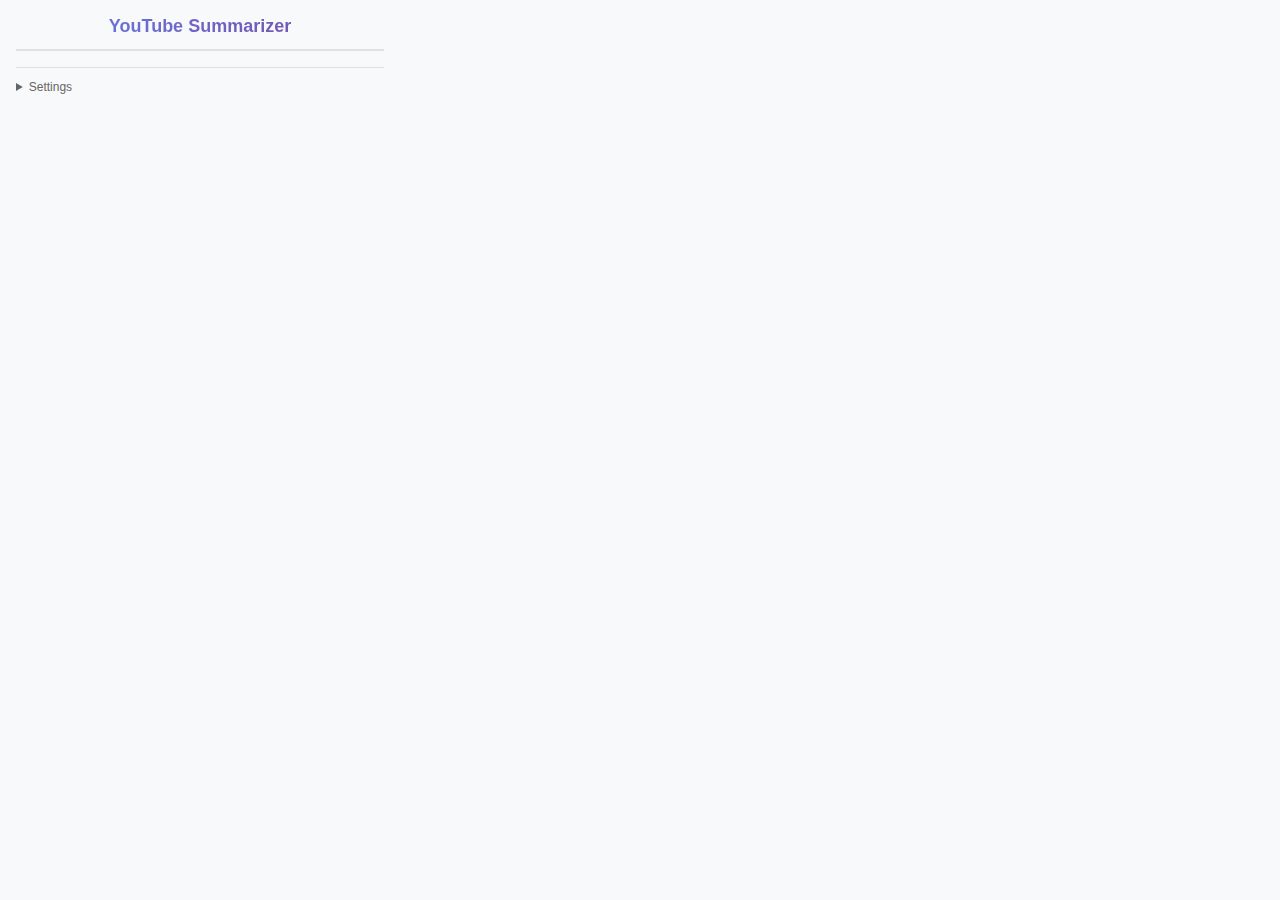
<file: youtube-summarizer/chrome-extension/popup.html>
<!DOCTYPE html>
<html lang="en">
<head>
    <meta charset="UTF-8">
    <meta name="viewport" content="width=device-width, initial-scale=1.0">
    <title>YouTube Summarizer</title>
    <link rel="stylesheet" href="popup.css">
</head>
<body>
    <div class="container">
        <header>
            <h1>YouTube Summarizer</h1>
        </header>

        <div id="not-youtube" class="message" style="display: none;">
            <p>Navigate to a YouTube video to use this extension.</p>
        </div>

        <div id="video-detected" style="display: none;">
            <div class="video-info">
                <p class="video-id">Video ID: <span id="current-video-id"></span></p>
            </div>

            <div class="actions">
                <button id="summarize-btn" class="btn btn-primary">
                    <span class="btn-text">Summarize Video</span>
                    <span class="btn-loading" style="display: none;">
                        <span class="spinner"></span>
                        Processing...
                    </span>
                </button>
                <button id="download-btn" class="btn btn-secondary" disabled>
                    Download Transcript (.md)
                </button>
            </div>

            <div id="error-message" class="error-message" style="display: none;"></div>

            <div id="result" class="result" style="display: none;">
                <h2>Summary</h2>
                <div id="summary-content" class="summary-content"></div>
            </div>
        </div>

        <div class="settings">
            <details>
                <summary>Settings</summary>
                <div class="settings-content">
                    <label for="backend-url">Backend URL:</label>
                    <input type="text" id="backend-url" placeholder="https://your-app.onrender.com">
                    <button id="save-settings" class="btn btn-small">Save</button>
                </div>
            </details>
        </div>
    </div>

    <script src="popup.js"></script>
</body>
</html>
</file>
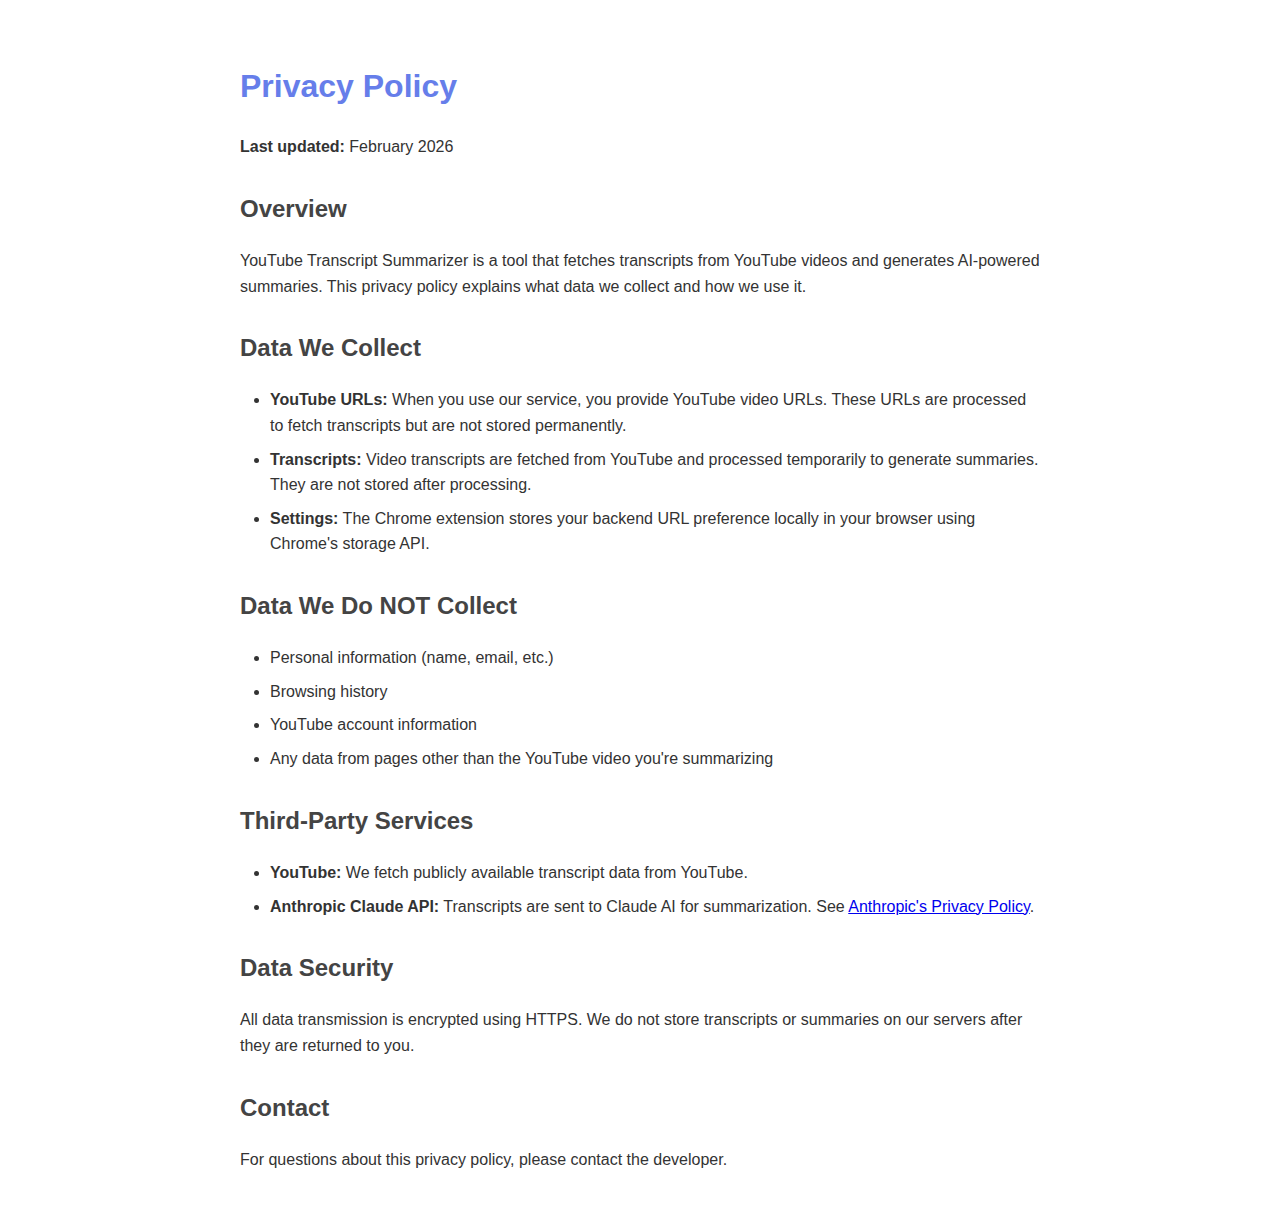
<file: youtube-summarizer/templates/privacy.html>
<!DOCTYPE html>
<html lang="en">
<head>
    <meta charset="UTF-8">
    <meta name="viewport" content="width=device-width, initial-scale=1.0">
    <title>Privacy Policy - YouTube Transcript Summarizer</title>
    <style>
        body {
            font-family: -apple-system, BlinkMacSystemFont, 'Segoe UI', Roboto, sans-serif;
            line-height: 1.6;
            max-width: 800px;
            margin: 0 auto;
            padding: 40px 20px;
            color: #333;
        }
        h1 { color: #667eea; }
        h2 { color: #444; margin-top: 30px; }
        p { margin: 15px 0; }
        ul { margin: 15px 0; padding-left: 30px; }
        li { margin: 8px 0; }
    </style>
</head>
<body>
    <h1>Privacy Policy</h1>
    <p><strong>Last updated:</strong> February 2026</p>

    <h2>Overview</h2>
    <p>YouTube Transcript Summarizer is a tool that fetches transcripts from YouTube videos and generates AI-powered summaries. This privacy policy explains what data we collect and how we use it.</p>

    <h2>Data We Collect</h2>
    <ul>
        <li><strong>YouTube URLs:</strong> When you use our service, you provide YouTube video URLs. These URLs are processed to fetch transcripts but are not stored permanently.</li>
        <li><strong>Transcripts:</strong> Video transcripts are fetched from YouTube and processed temporarily to generate summaries. They are not stored after processing.</li>
        <li><strong>Settings:</strong> The Chrome extension stores your backend URL preference locally in your browser using Chrome's storage API.</li>
    </ul>

    <h2>Data We Do NOT Collect</h2>
    <ul>
        <li>Personal information (name, email, etc.)</li>
        <li>Browsing history</li>
        <li>YouTube account information</li>
        <li>Any data from pages other than the YouTube video you're summarizing</li>
    </ul>

    <h2>Third-Party Services</h2>
    <ul>
        <li><strong>YouTube:</strong> We fetch publicly available transcript data from YouTube.</li>
        <li><strong>Anthropic Claude API:</strong> Transcripts are sent to Claude AI for summarization. See <a href="https://www.anthropic.com/privacy">Anthropic's Privacy Policy</a>.</li>
    </ul>

    <h2>Data Security</h2>
    <p>All data transmission is encrypted using HTTPS. We do not store transcripts or summaries on our servers after they are returned to you.</p>

    <h2>Contact</h2>
    <p>For questions about this privacy policy, please contact the developer.</p>
</body>
</html>
</file>
<file: docsend-pdf-extension/popup/popup.css>
* {
  box-sizing: border-box;
  margin: 0;
  padding: 0;
}

body {
  font-family: -apple-system, BlinkMacSystemFont, 'Segoe UI', Roboto, sans-serif;
  width: 280px;
  padding: 16px;
  background: #ffffff;
  color: #1a1a1a;
}

#app {
  display: flex;
  flex-direction: column;
  gap: 12px;
}

.state {
  display: flex;
  flex-direction: column;
  gap: 12px;
}

.state.hidden {
  display: none;
}

h2 {
  font-size: 16px;
  font-weight: 600;
  color: #1a1a1a;
}

p {
  font-size: 13px;
  color: #666;
  line-height: 1.4;
}

#slide-info {
  font-size: 14px;
  color: #333;
}

.primary-btn {
  background: #2563eb;
  color: white;
  border: none;
  padding: 10px 16px;
  border-radius: 6px;
  font-size: 14px;
  font-weight: 500;
  cursor: pointer;
  transition: background 0.2s;
}

.primary-btn:hover:not(:disabled) {
  background: #1d4ed8;
}

.primary-btn:disabled {
  background: #94a3b8;
  cursor: not-allowed;
}

.secondary-btn {
  background: #f1f5f9;
  color: #475569;
  border: 1px solid #e2e8f0;
  padding: 8px 14px;
  border-radius: 6px;
  font-size: 13px;
  font-weight: 500;
  cursor: pointer;
  transition: background 0.2s;
}

.secondary-btn:hover {
  background: #e2e8f0;
}

.progress-bar {
  width: 100%;
  height: 8px;
  background: #e2e8f0;
  border-radius: 4px;
  overflow: hidden;
}

.progress-fill {
  height: 100%;
  background: #2563eb;
  border-radius: 4px;
  transition: width 0.3s ease;
  width: 0%;
}

#progress-text {
  text-align: center;
  font-size: 12px;
  color: #64748b;
}

#error-message {
  color: #dc2626;
}
</file>
<file: youtube-summarizer/chrome-extension/popup.css>
* {
    box-sizing: border-box;
    margin: 0;
    padding: 0;
}

body {
    font-family: -apple-system, BlinkMacSystemFont, 'Segoe UI', Roboto, sans-serif;
    width: 400px;
    min-height: 200px;
    background: #f8f9fa;
}

.container {
    padding: 16px;
}

header {
    text-align: center;
    margin-bottom: 16px;
    padding-bottom: 12px;
    border-bottom: 2px solid #e0e0e0;
}

h1 {
    font-size: 18px;
    color: #333;
    background: linear-gradient(135deg, #667eea 0%, #764ba2 100%);
    -webkit-background-clip: text;
    -webkit-text-fill-color: transparent;
    background-clip: text;
}

h2 {
    font-size: 14px;
    color: #333;
    margin-bottom: 8px;
}

.message {
    text-align: center;
    padding: 20px;
    color: #666;
}

.video-info {
    background: white;
    padding: 12px;
    border-radius: 8px;
    margin-bottom: 12px;
    border: 1px solid #e0e0e0;
}

.video-id {
    font-size: 12px;
    color: #666;
}

.video-id span {
    font-family: monospace;
    color: #667eea;
}

.actions {
    display: flex;
    flex-direction: column;
    gap: 8px;
    margin-bottom: 12px;
}

.btn {
    padding: 10px 16px;
    font-size: 14px;
    font-weight: 500;
    border: none;
    border-radius: 8px;
    cursor: pointer;
    transition: all 0.2s;
    display: flex;
    align-items: center;
    justify-content: center;
    gap: 8px;
}

.btn-primary {
    background: linear-gradient(135deg, #667eea 0%, #764ba2 100%);
    color: white;
}

.btn-primary:hover:not(:disabled) {
    transform: translateY(-1px);
    box-shadow: 0 4px 12px rgba(102, 126, 234, 0.4);
}

.btn-secondary {
    background: white;
    color: #667eea;
    border: 2px solid #667eea;
}

.btn-secondary:hover:not(:disabled) {
    background: #667eea;
    color: white;
}

.btn:disabled {
    opacity: 0.5;
    cursor: not-allowed;
}

.btn-small {
    padding: 6px 12px;
    font-size: 12px;
}

.btn-loading {
    display: inline-flex;
    align-items: center;
    gap: 8px;
}

.spinner {
    width: 14px;
    height: 14px;
    border: 2px solid rgba(255, 255, 255, 0.3);
    border-top-color: white;
    border-radius: 50%;
    animation: spin 0.8s linear infinite;
}

@keyframes spin {
    to { transform: rotate(360deg); }
}

.error-message {
    background: #fee2e2;
    color: #dc2626;
    padding: 10px 12px;
    border-radius: 8px;
    margin-bottom: 12px;
    font-size: 13px;
    border-left: 3px solid #dc2626;
}

.result {
    background: white;
    padding: 12px;
    border-radius: 8px;
    border: 1px solid #e0e0e0;
    max-height: 300px;
    overflow-y: auto;
}

.summary-content {
    font-size: 13px;
    line-height: 1.6;
    color: #444;
}

.summary-content h3,
.summary-content h4 {
    font-size: 13px;
    color: #333;
    margin-top: 12px;
    margin-bottom: 6px;
}

.summary-content ul {
    margin: 8px 0;
    padding-left: 20px;
}

.summary-content li {
    margin-bottom: 4px;
}

.summary-content strong {
    color: #333;
}

.summary-content p {
    margin-bottom: 8px;
}

.settings {
    margin-top: 16px;
    padding-top: 12px;
    border-top: 1px solid #e0e0e0;
}

.settings summary {
    font-size: 12px;
    color: #666;
    cursor: pointer;
    user-select: none;
}

.settings summary:hover {
    color: #667eea;
}

.settings-content {
    margin-top: 12px;
    display: flex;
    flex-direction: column;
    gap: 8px;
}

.settings-content label {
    font-size: 12px;
    color: #666;
}

.settings-content input {
    padding: 8px 10px;
    font-size: 12px;
    border: 1px solid #e0e0e0;
    border-radius: 6px;
}

.settings-content input:focus {
    outline: none;
    border-color: #667eea;
}
</file>
